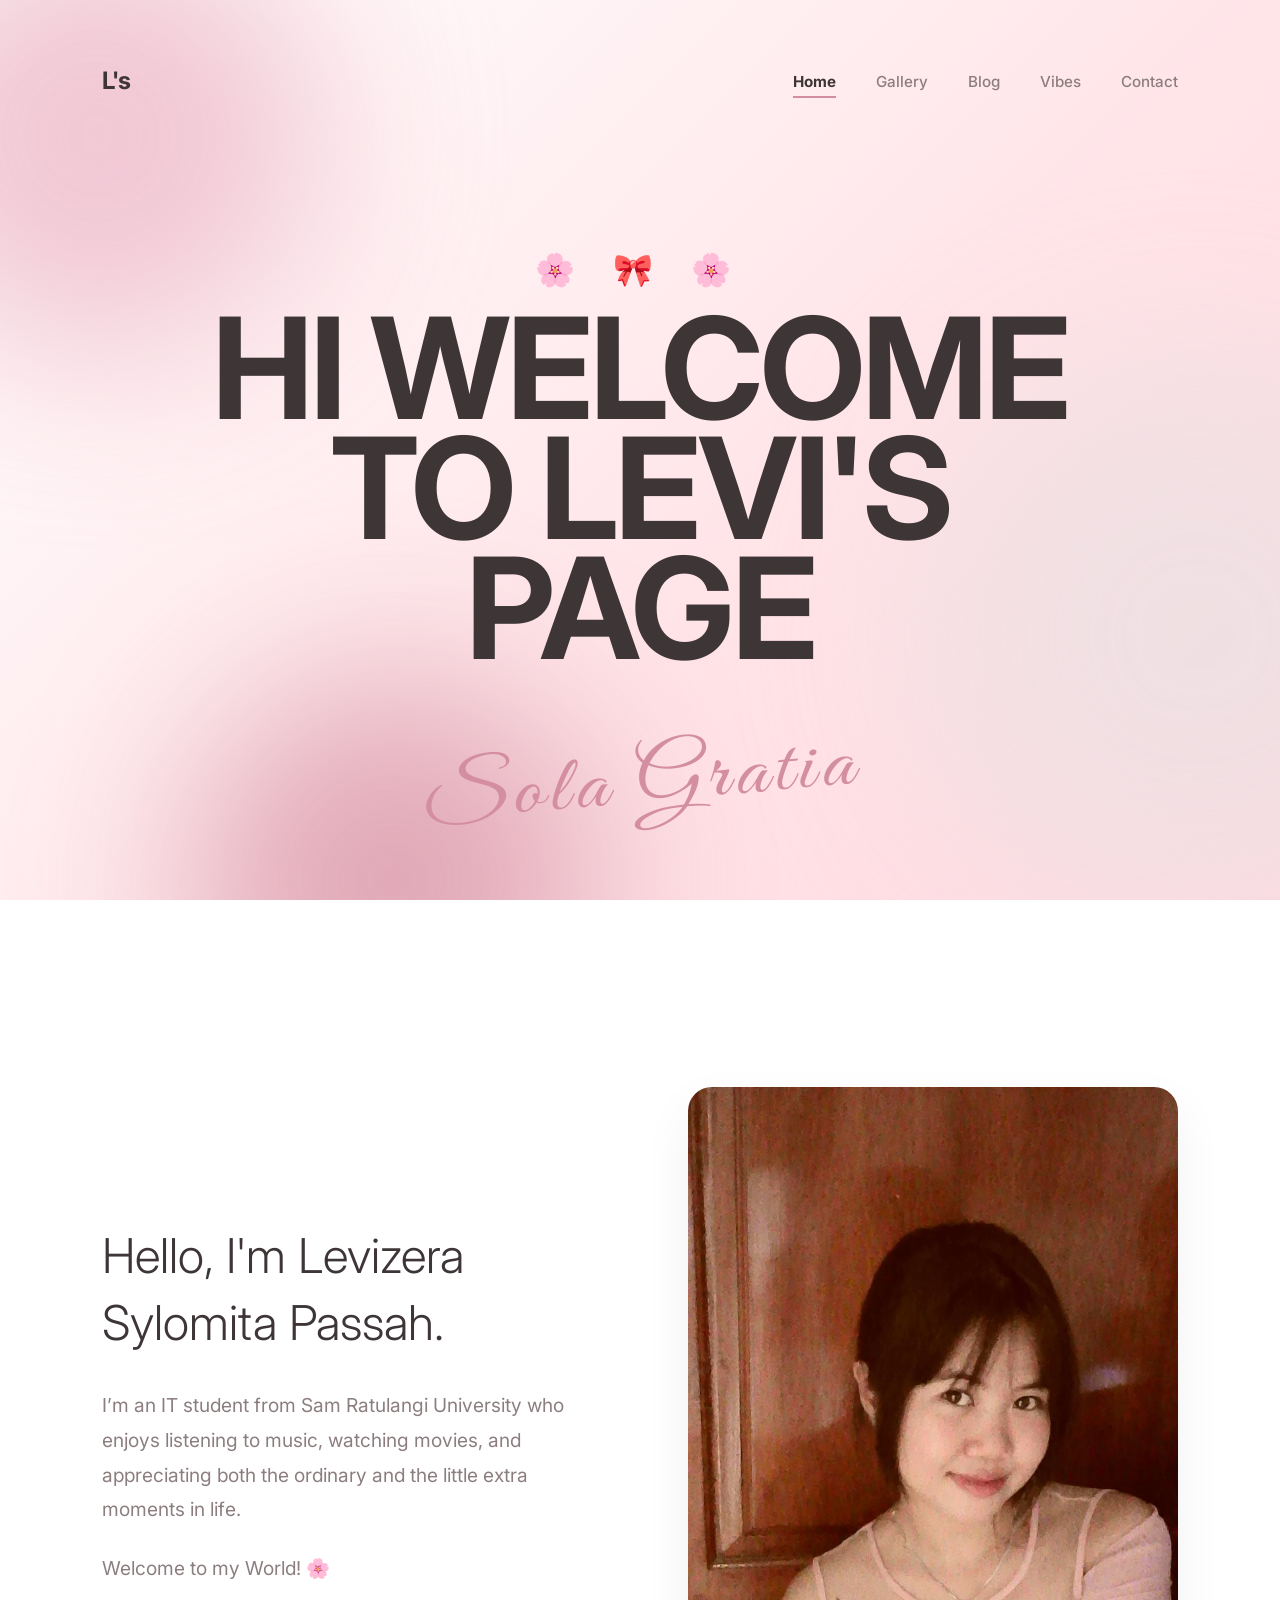
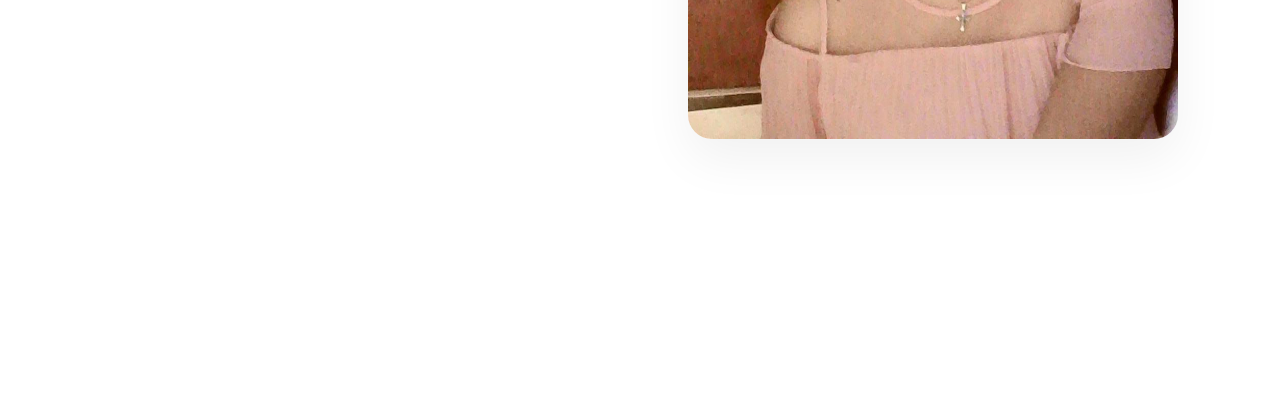
<file: index.html>
<!DOCTYPE html>
<html lang="id">
<head>
    <meta charset="UTF-8">
    <meta name="viewport" content="width=device-width, initial-scale=1.0">
    <title>Levizera Syalomita Passah | Home</title>
    <link rel="stylesheet" href="assets/css/style.css">
    <link href="https://fonts.googleapis.com/css2?family=Inter:wght@300;400;700&display=swap" rel="stylesheet">
</head>
<body>
    <div class="bg-animation">
        <div class="blob blob-1"></div>
        <div class="blob blob-2"></div>
        <div class="blob blob-3"></div>
    </div>
    <nav class="navbar">
        <div class="logo">L's</div>
     <ul class="nav-links">
            <li><a href="index.html" class="active">Home</a></li>
            <li><a href="gallery.html">Gallery</a></li>
            <li><a href="blog.html">Blog</a></li>
            <li><a href="vibes.html">Vibes</a></li>
            <li><a href="contact.html">Contact</a></li>
        </ul>
    </nav>

    <main class="container">
        <section class="hero">
            <div class="hero-emojis">🌸 🎀 🌸</div>
            <h1 class="massive-title">HI WELCOME<br>TO LEVI'S<br>PAGE</h1>
            <div class="calligraphy-text">Sola Gratia</div>
        </section>

        <section class="about-section fade-in-on-scroll">
            <div class="about-grid">
                <div class="about-text">
                    <h2>Hello, I'm Levizera Sylomita Passah.</h2>
                    <p>I’m an IT student from Sam Ratulangi University who enjoys listening to music, watching movies, and appreciating both the ordinary and the little extra moments in life.</p>
                    <p>Welcome to my World! 🌸</p>
                </div>
                <div class="about-image">
                    <img src="WhatsApp Image 2026-04-26 at 7.04.58 PM.jpeg" alt="Levi's">
                </div>
            </div>
        </section>
    </main>

    <script src="assets/js/script.js"></script>
</body>
</html>
</file>
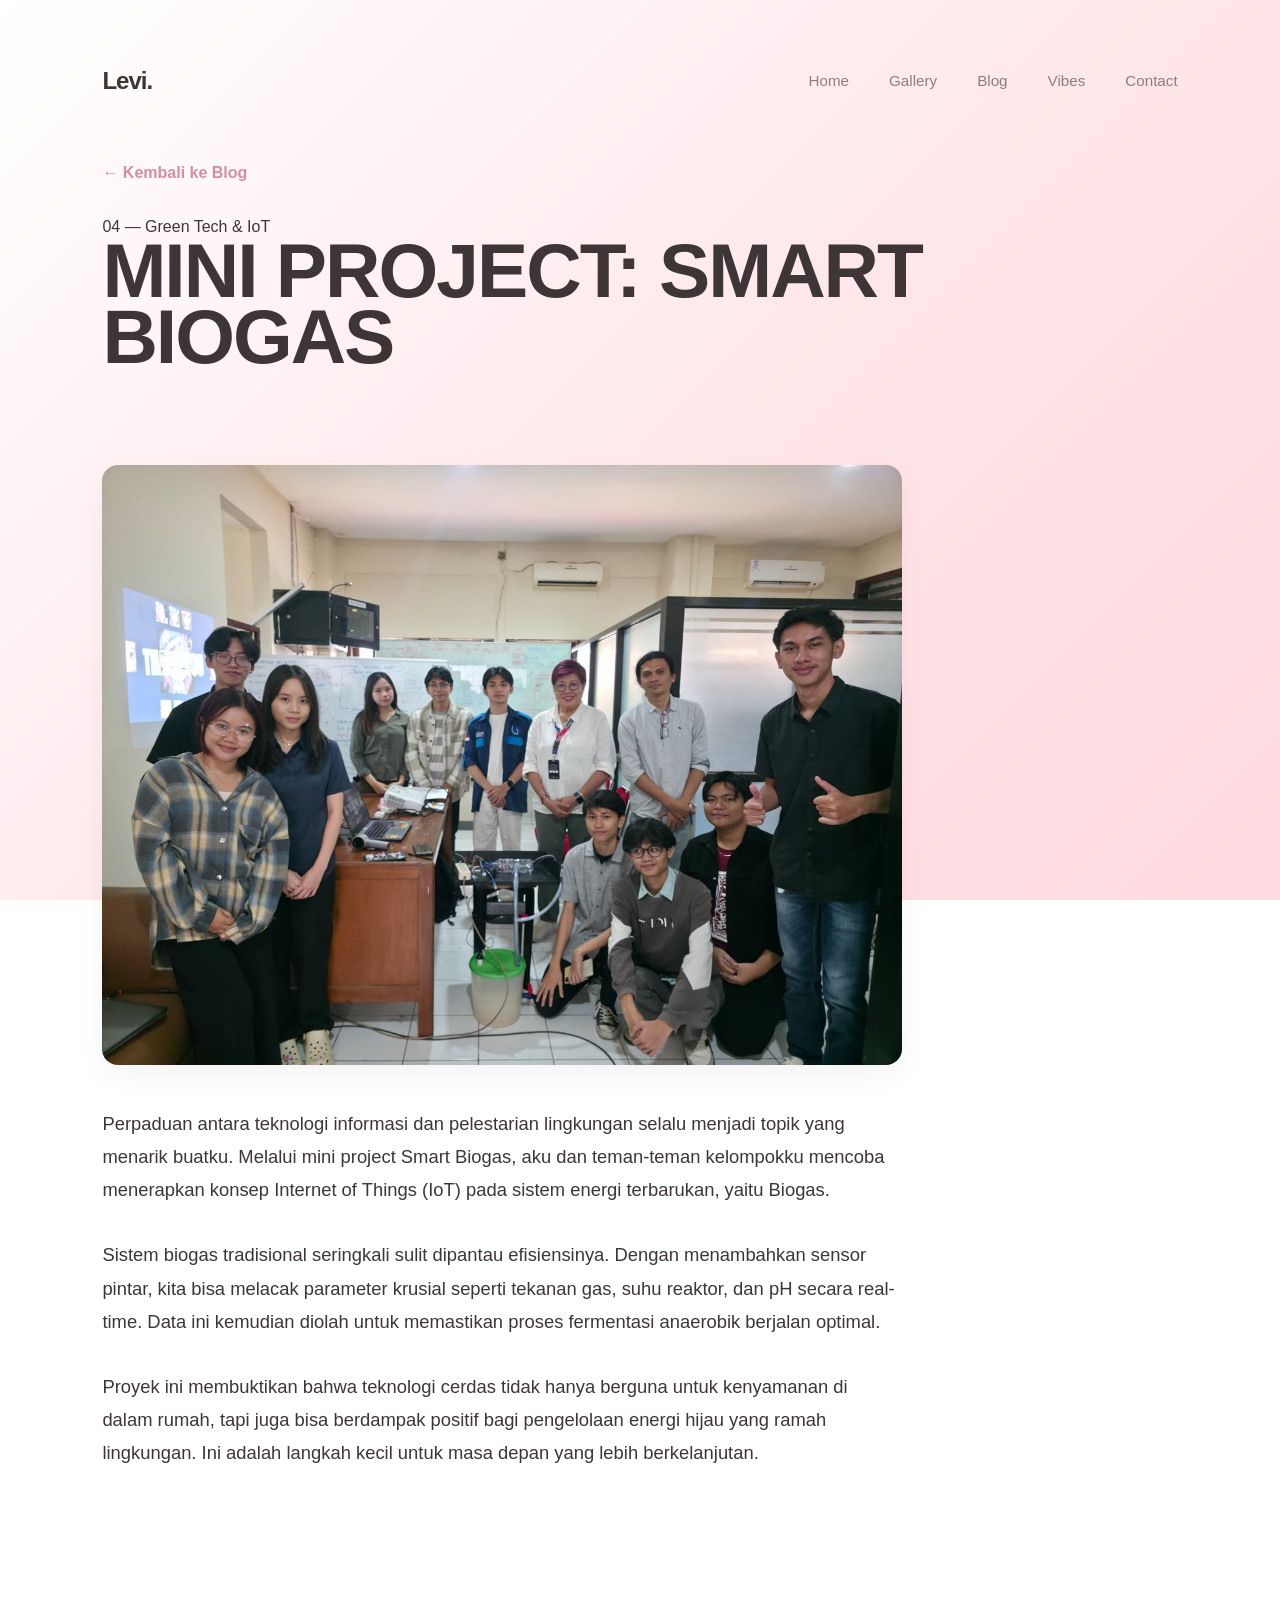
<file: article-biogas.html>
<!DOCTYPE html>
<html lang="id">
<head>
    <meta charset="UTF-8">
    <meta name="viewport" content="width=device-width, initial-scale=1.0">
    <title>Smart Biogas | Levi</title>
    <link rel="stylesheet" href="assets/css/style.css">
</head>
<body>
    <nav class="navbar">
        <div class="logo">Levi.</div>
      <ul class="nav-links">
            <li><a href="index.html">Home</a></li>
            <li><a href="gallery.html">Gallery</a></li>
            <li><a href="blog.html">Blog</a></li>
            <li><a href="vibes.html">Vibes</a></li>
            <li><a href="contact.html">Contact</a></li>
        </ul>
    </nav>

    <main class="container">
        <a href="blog.html" class="back-link">← Kembali ke Blog</a>
        <div class="article-header">
            <span>04 — Green Tech & IoT</span>
            <h1 class="massive-title">Mini Project: Smart Biogas</h1>
        </div>
        
        <div class="article-content">
            <img src="bio.jpeg" alt="Green Energy">
            <p>Perpaduan antara teknologi informasi dan pelestarian lingkungan selalu menjadi topik yang menarik buatku. Melalui mini project Smart Biogas, aku dan teman-teman kelompokku mencoba menerapkan konsep Internet of Things (IoT) pada sistem energi terbarukan, yaitu Biogas.</p>
            <p>Sistem biogas tradisional seringkali sulit dipantau efisiensinya. Dengan menambahkan sensor pintar, kita bisa melacak parameter krusial seperti tekanan gas, suhu reaktor, dan pH secara real-time. Data ini kemudian diolah untuk memastikan proses fermentasi anaerobik berjalan optimal.</p>
            <p>Proyek ini membuktikan bahwa teknologi cerdas tidak hanya berguna untuk kenyamanan di dalam rumah, tapi juga bisa berdampak positif bagi pengelolaan energi hijau yang ramah lingkungan. Ini adalah langkah kecil untuk masa depan yang lebih berkelanjutan.</p>
        </div>
    </main>
</body>
</html>
</file>
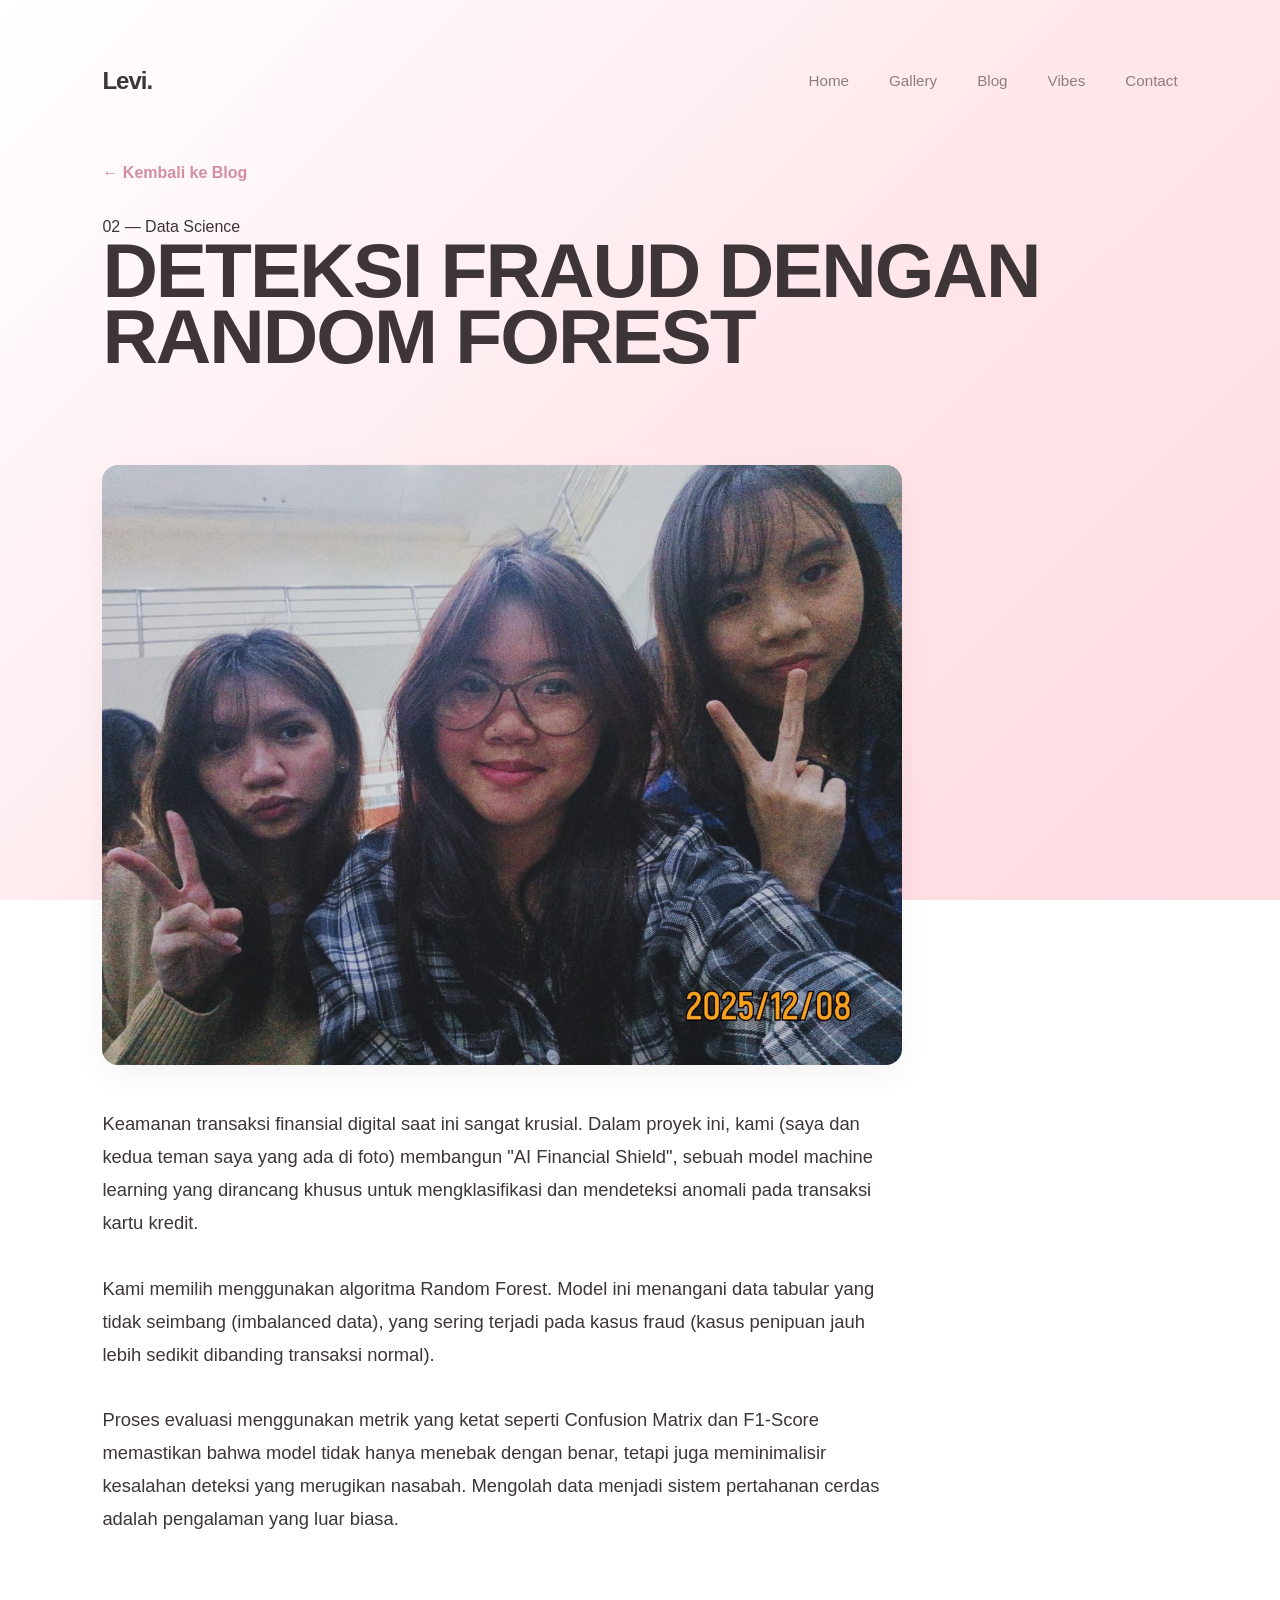
<file: article-data.html>
<!DOCTYPE html>
<html lang="id">
<head>
    <meta charset="UTF-8">
    <meta name="viewport" content="width=device-width, initial-scale=1.0">
    <title>Fraud Detection | Levi</title>
    <link rel="stylesheet" href="assets/css/style.css">
</head>
<body>
    <nav class="navbar">
        <div class="logo">Levi.</div>
       <ul class="nav-links">
            <li><a href="index.html">Home</a></li>
            <li><a href="gallery.html">Gallery</a></li>
            <li><a href="blog.html">Blog</a></li>
            <li><a href="vibes.html">Vibes</a></li>
            <li><a href="contact.html">Contact</a></li>
        </ul>
    </nav>

    <main class="container">
        <a href="blog.html" class="back-link">← Kembali ke Blog</a>
        <div class="article-header">
            <span>02 — Data Science</span>
            <h1 class="massive-title">Deteksi Fraud dengan Random Forest</h1>
        </div>
        
        <div class="article-content">
            <img src="ai.jpeg" alt="Data Science">
            <p>Keamanan transaksi finansial digital saat ini sangat krusial. Dalam proyek ini, kami (saya dan kedua teman saya yang ada di foto) membangun "AI Financial Shield", sebuah model machine learning yang dirancang khusus untuk mengklasifikasi dan mendeteksi anomali pada transaksi kartu kredit.</p>
            <p>Kami memilih menggunakan algoritma Random Forest. Model ini menangani data tabular yang tidak seimbang (imbalanced data), yang sering terjadi pada kasus fraud (kasus penipuan jauh lebih sedikit dibanding transaksi normal).</p>
            <p>Proses evaluasi menggunakan metrik yang ketat seperti Confusion Matrix dan F1-Score memastikan bahwa model tidak hanya menebak dengan benar, tetapi juga meminimalisir kesalahan deteksi yang merugikan nasabah. Mengolah data menjadi sistem pertahanan cerdas adalah pengalaman yang luar biasa.</p>
        </div>
    </main>
</body>
</html>
</file>
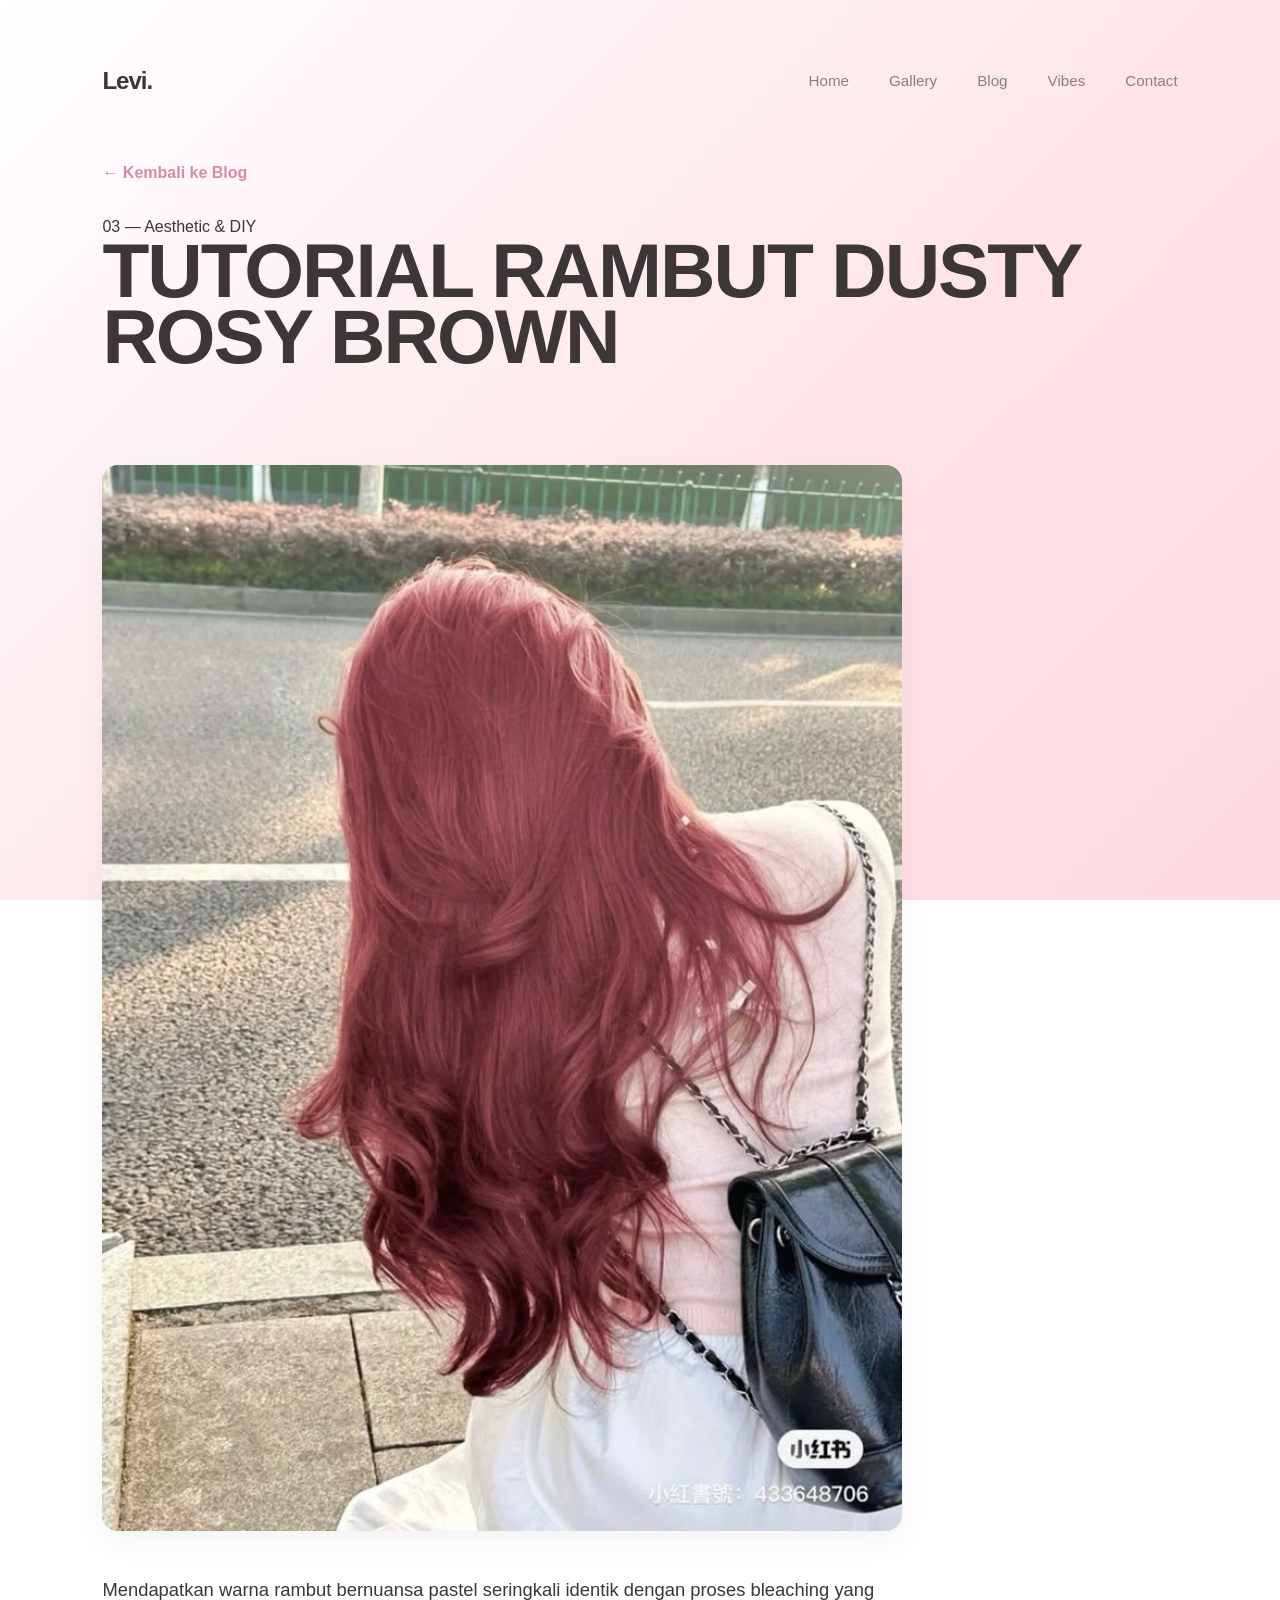
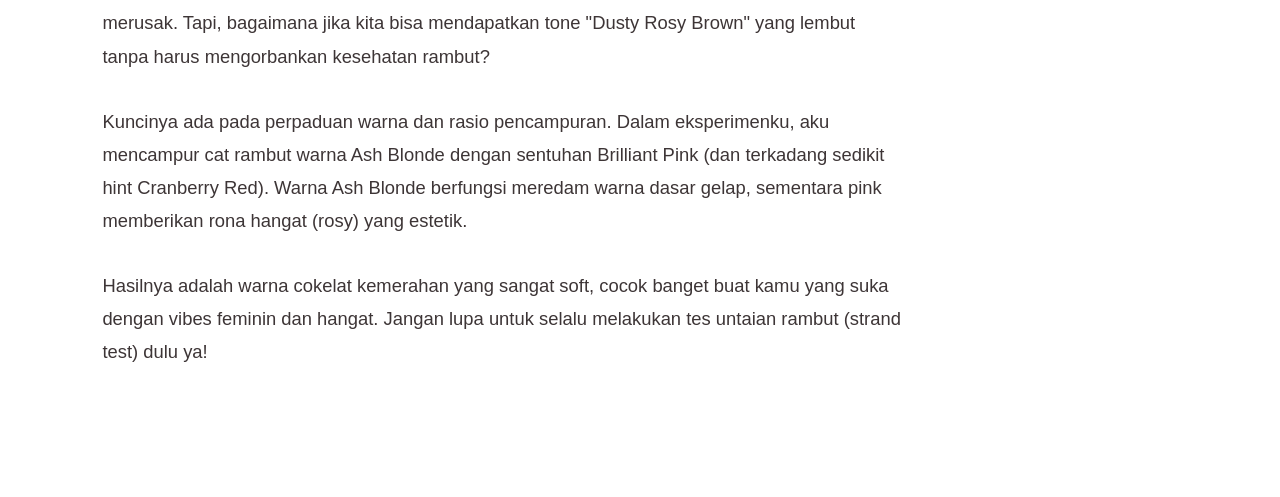
<file: article-hair.html>
<!DOCTYPE html>
<html lang="id">
<head>
    <meta charset="UTF-8">
    <meta name="viewport" content="width=device-width, initial-scale=1.0">
    <title>Dusty Rosy Hair | Levi</title>
    <link rel="stylesheet" href="assets/css/style.css">
</head>
<body>
    <nav class="navbar">
        <div class="logo">Levi.</div>
       <ul class="nav-links">
            <li><a href="index.html">Home</a></li>
            <li><a href="gallery.html">Gallery</a></li>
            <li><a href="blog.html">Blog</a></li>
            <li><a href="vibes.html">Vibes</a></li>
            <li><a href="contact.html">Contact</a></li>
        </ul>
    </nav>

    <main class="container">
        <a href="blog.html" class="back-link">← Kembali ke Blog</a>
        <div class="article-header">
            <span>03 — Aesthetic & DIY</span>
            <h1 class="massive-title">Tutorial Rambut Dusty Rosy Brown</h1>
        </div>
        
        <div class="article-content">
            <img src="download.jfif" alt="Pink Hair Aesthetic">
            <p>Mendapatkan warna rambut bernuansa pastel seringkali identik dengan proses bleaching yang merusak. Tapi, bagaimana jika kita bisa mendapatkan tone "Dusty Rosy Brown" yang lembut tanpa harus mengorbankan kesehatan rambut?</p>
            <p>Kuncinya ada pada perpaduan warna dan rasio pencampuran. Dalam eksperimenku, aku mencampur cat rambut warna Ash Blonde dengan sentuhan Brilliant Pink (dan terkadang sedikit hint Cranberry Red). Warna Ash Blonde berfungsi meredam warna dasar gelap, sementara pink memberikan rona hangat (rosy) yang estetik.</p>
            <p>Hasilnya adalah warna cokelat kemerahan yang sangat soft, cocok banget buat kamu yang suka dengan vibes feminin dan hangat. Jangan lupa untuk selalu melakukan tes untaian rambut (strand test) dulu ya!</p>
        </div>
    </main>
</body>
</html>
</file>
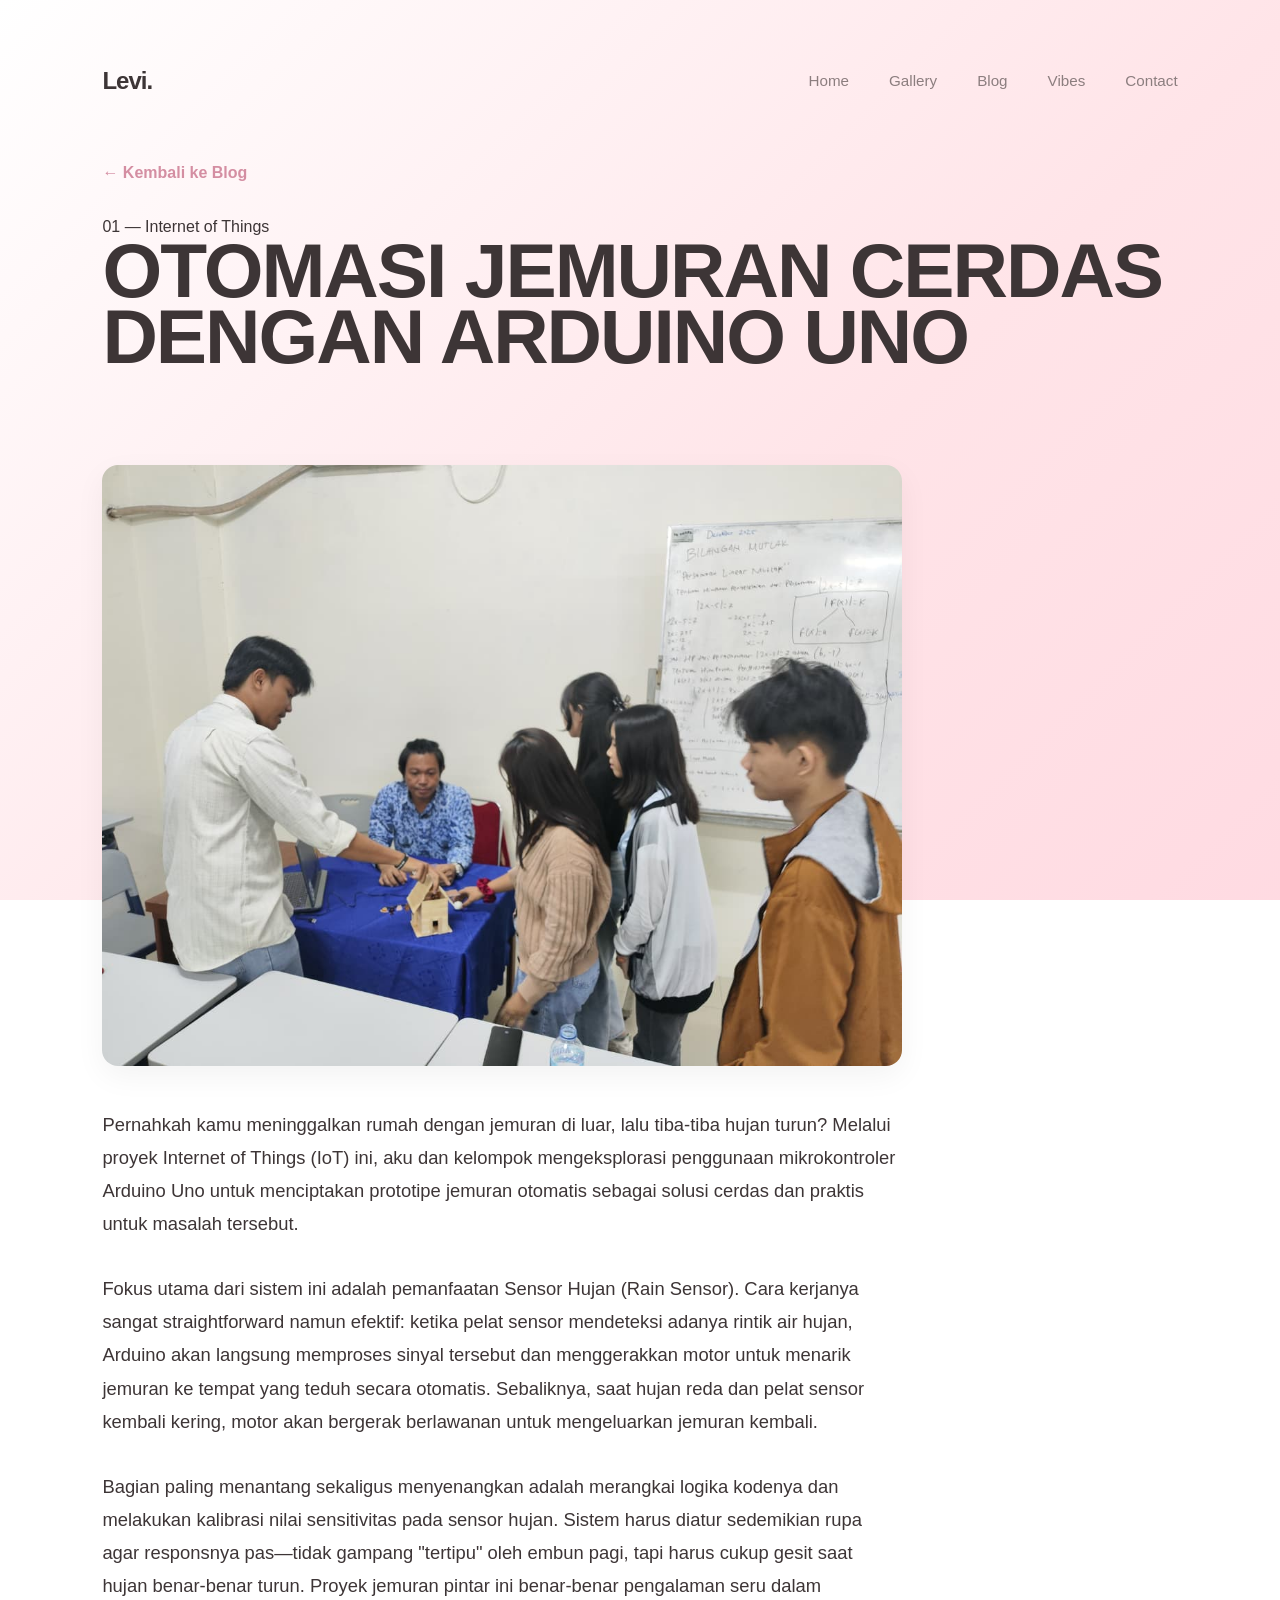
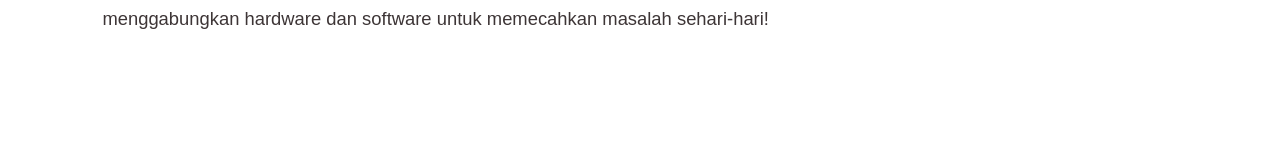
<file: article-iot.html>
<!DOCTYPE html>
<html lang="id">
<head>
    <meta charset="UTF-8">
    <meta name="viewport" content="width=device-width, initial-scale=1.0">
    <title>Smart Home Arduino | Levi</title>
    <link rel="stylesheet" href="assets/css/style.css">
</head>
<body>
    <nav class="navbar">
        <div class="logo">Levi.</div>
      <ul class="nav-links">
            <li><a href="index.html">Home</a></li>
            <li><a href="gallery.html">Gallery</a></li>
            <li><a href="blog.html">Blog</a></li>
            <li><a href="vibes.html">Vibes</a></li>
            <li><a href="contact.html">Contact</a></li>
        </ul>
    </nav>

    <main class="container">
        <a href="blog.html" class="back-link">← Kembali ke Blog</a>
        <div class="article-header">
            <span>01 — Internet of Things</span>
            <h1 class="massive-title">Otomasi Jemuran Cerdas dengan Arduino Uno</h1>
        </div>
        
        <div class="article-content">
            <img src="iot.jpeg" alt="Arduino IoT">
          
            
            <p>Pernahkah kamu meninggalkan rumah dengan jemuran di luar, lalu tiba-tiba hujan turun? Melalui proyek Internet of Things (IoT) ini, aku dan kelompok mengeksplorasi penggunaan mikrokontroler Arduino Uno untuk menciptakan prototipe jemuran otomatis sebagai solusi cerdas dan praktis untuk masalah tersebut.</p>
            
            <p>Fokus utama dari sistem ini adalah pemanfaatan Sensor Hujan (Rain Sensor). Cara kerjanya sangat straightforward namun efektif: ketika pelat sensor mendeteksi adanya rintik air hujan, Arduino akan langsung memproses sinyal tersebut dan menggerakkan motor untuk menarik jemuran ke tempat yang teduh secara otomatis. Sebaliknya, saat hujan reda dan pelat sensor kembali kering, motor akan bergerak berlawanan untuk mengeluarkan jemuran kembali.</p>
            
            <p>Bagian paling menantang sekaligus menyenangkan adalah merangkai logika kodenya dan melakukan kalibrasi nilai sensitivitas pada sensor hujan. Sistem harus diatur sedemikian rupa agar responsnya pas—tidak gampang "tertipu" oleh embun pagi, tapi harus cukup gesit saat hujan benar-benar turun. Proyek jemuran pintar ini benar-benar pengalaman seru dalam menggabungkan hardware dan software untuk memecahkan masalah sehari-hari!</p>
        </div>
        </div>
    </main>
</body>
</html>
</file>
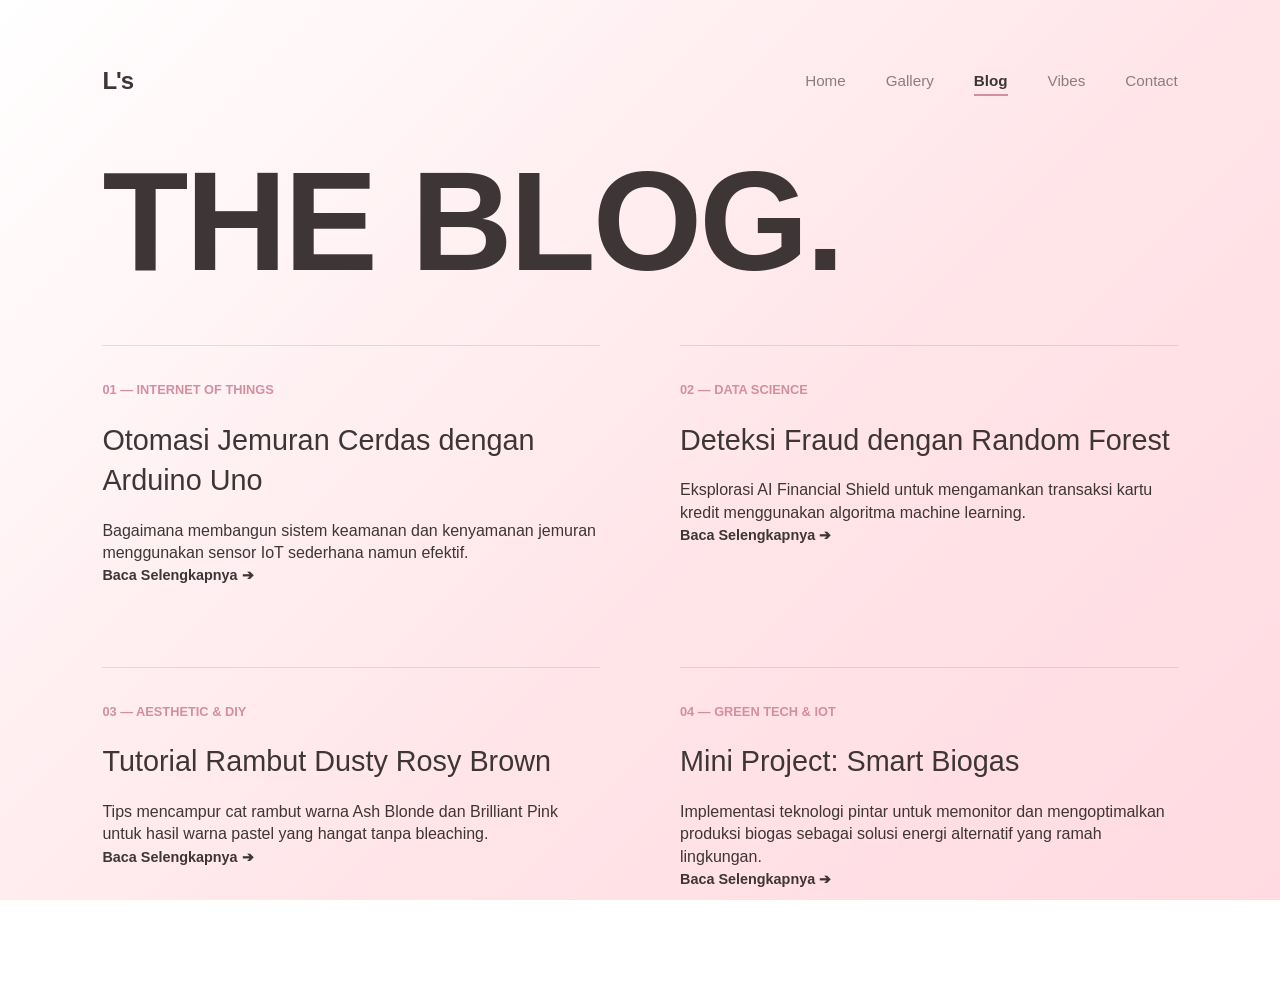
<file: blog.html>
<!DOCTYPE html>
<html lang="id">
<head>
    <meta charset="UTF-8">
    <meta name="viewport" content="width=device-width, initial-scale=1.0">
    <title>Blog & Thoughts | L's</title>
    <link rel="stylesheet" href="assets/css/style.css">
</head>
<body>
    <nav class="navbar">
        <div class="logo">L's</div>
    <ul class="nav-links">
            <li><a href="index.html">Home</a></li>
            <li><a href="gallery.html">Gallery</a></li>
            <li><a href="blog.html" class="active">Blog</a></li>
            <li><a href="vibes.html">Vibes</a></li>
            <li><a href="contact.html">Contact</a></li>
        </ul>
    </nav>

    <main class="container">
        <h1 class="massive-title">The Blog.</h1>
       <div class="grid">
            <article class="card">
                <span>01 — Internet of Things</span>
                <h3>Otomasi Jemuran Cerdas dengan Arduino Uno</h3>
                <p>Bagaimana membangun sistem keamanan dan kenyamanan jemuran menggunakan sensor IoT sederhana namun efektif.</p>
                <a href="article-iot.html" class="read-link">Baca Selengkapnya ➔</a>
            </article>

            <article class="card">
                <span>02 — Data Science</span>
                <h3>Deteksi Fraud dengan Random Forest</h3>
                <p>Eksplorasi AI Financial Shield untuk mengamankan transaksi kartu kredit menggunakan algoritma machine learning.</p>
                <a href="article-data.html" class="read-link">Baca Selengkapnya ➔</a>
            </article>

            <article class="card">
                <span>03 — Aesthetic & DIY</span>
                <h3>Tutorial Rambut Dusty Rosy Brown</h3>
                <p>Tips mencampur cat rambut warna Ash Blonde dan Brilliant Pink untuk hasil warna pastel yang hangat tanpa bleaching.</p>
                <a href="article-hair.html" class="read-link">Baca Selengkapnya ➔</a>
            </article>

            <article class="card">
                <span>04 — Green Tech & IoT</span>
                <h3>Mini Project: Smart Biogas</h3>
                <p>Implementasi teknologi pintar untuk memonitor dan mengoptimalkan produksi biogas sebagai solusi energi alternatif yang ramah lingkungan.</p>
                <a href="article-biogas.html" class="read-link">Baca Selengkapnya ➔</a>
            </article>
        </div>
    </main>
</body>
</html>
</file>
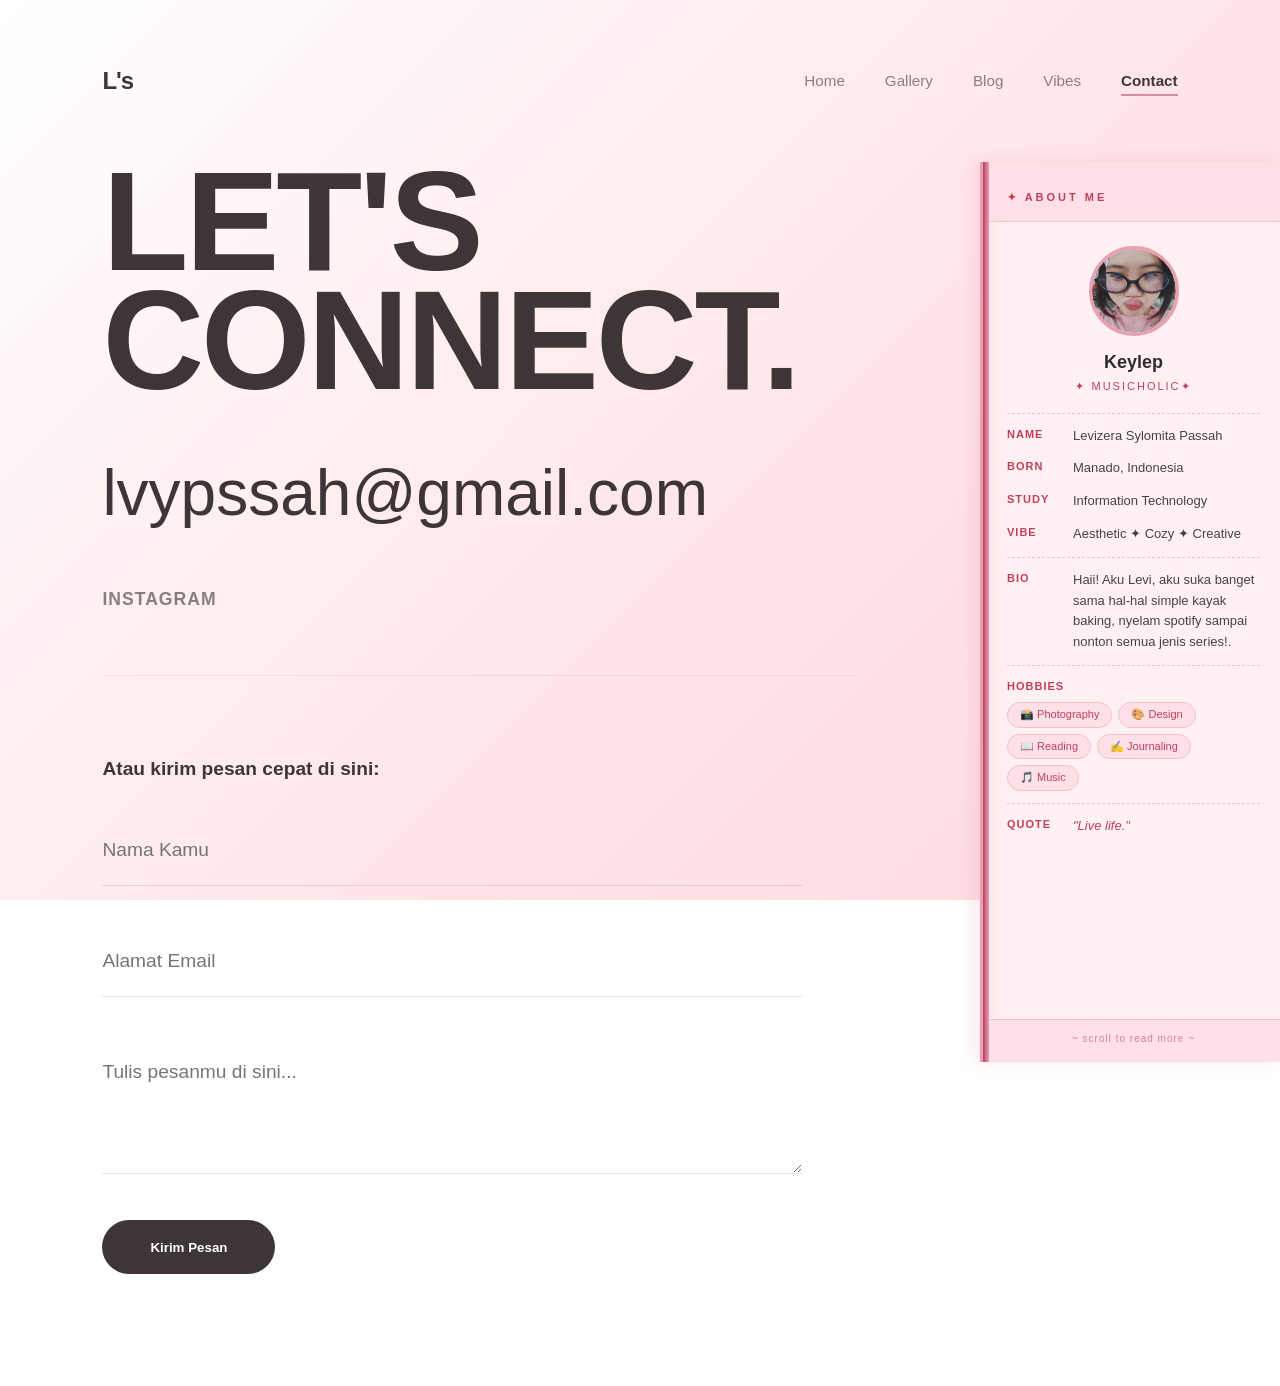
<file: contact.html>
<!DOCTYPE html>
<html lang="id">
<head>
    <meta charset="UTF-8">
    <meta name="viewport" content="width=device-width, initial-scale=1.0">
    <title>Say Hello | Levi</title>
    <link rel="stylesheet" href="assets/css/style.css">
</head>
<body>
    <nav class="navbar">
        <div class="logo">L's</div>
        <ul class="nav-links">
            <li><a href="index.html">Home</a></li>
            <li><a href="gallery.html">Gallery</a></li>
            <li><a href="blog.html">Blog</a></li>
            <li><a href="vibes.html">Vibes</a></li>
            <li><a href="contact.html" class="active">Contact</a></li>
        </ul>
    </nav>

    <main class="container">
        <h1 class="massive-title">Let's Connect.</h1>

        <div class="contact-layout">

            <!-- KOLOM KIRI -->
            <div class="contact-left">

                <!-- BAGIAN KONTAK LANGSUNG -->
                <div class="direct-contact">
                    <a href="mailto:lvypssah@gmail.com" class="big-email">lvypssah@gmail.com</a>
                    <div class="social-links">
                        <a href="https://www.instagram.com/levizera._" target="_blank">Instagram</a>
                    </div>
                </div>

                <!-- BAGIAN FORM -->
                <div class="contact-section">
                    <p class="form-title">Atau kirim pesan cepat di sini:</p>
                    <form id="contactForm">
                        <input type="text" id="name" placeholder="Nama Kamu" required>
                        <input type="email" id="email" placeholder="Alamat Email" required>
                        <textarea id="message" placeholder="Tulis pesanmu di sini..." rows="4" required></textarea>
                        <button type="submit" class="btn">Kirim Pesan</button>
                    </form>
                    <div id="status"></div>
                </div>

            </div>

            <!-- KOLOM KANAN: FRAME BUKU BIODATA -->
            <div class="bio-book-wrap">
                <div class="book-frame">
                    <div class="book-spine"></div>

                    <div class="book-header">
                        <div class="book-title">✦ About Me</div>
                    </div>

                    <div class="book-content">
                       <div class="bio-avatar">
    <img src="levi.jpeg" alt="Levizera Passah">
</div>
                        <div class="bio-name">Keylep</div>
                        <div class="bio-tagline">✦ musicholic✦</div>
                        <hr class="bio-divider">

                        <div class="bio-row">
                            <span class="bio-label">Name</span>
                            <span class="bio-value">Levizera Sylomita Passah</span>
                        </div>
                        <div class="bio-row">
                            <span class="bio-label">Born</span>
                            <span class="bio-value">Manado, Indonesia</span>
                        </div>
                        <div class="bio-row">
                            <span class="bio-label">Study</span>
                            <span class="bio-value">Information Technology</span>
                        </div>
                        <div class="bio-row">
                            <span class="bio-label">Vibe</span>
                            <span class="bio-value">Aesthetic ✦ Cozy ✦ Creative</span>
                        </div>
                        <hr class="bio-divider">

                        <div class="bio-row">
                            <span class="bio-label">Bio</span>
                            <span class="bio-value">Haii! Aku Levi, aku suka banget sama hal-hal simple kayak baking, nyelam spotify sampai nonton semua jenis series!.</span>
                        </div>
                        <hr class="bio-divider">

                        <div class="bio-row bio-row--column">
                            <span class="bio-label">Hobbies</span>
                            <div class="bio-hobbies">
                                <span class="bio-tag">📸 Photography</span>
                                <span class="bio-tag">🎨 Design</span>
                                <span class="bio-tag">📖 Reading</span>
                                <span class="bio-tag">✍️ Journaling</span>
                                <span class="bio-tag">🎵 Music</span>
                            </div>
                        </div>
                        <hr class="bio-divider">

                        <div class="bio-row">
                            <span class="bio-label">Quote</span>
                            <span class="bio-value bio-value--quote">"Live life."</span>
                        </div>
                    </div>

                    <div class="book-footer" id="bookFooter">~ scroll to read more ~</div>
                </div>
            </div>

        </div>
    </main>

    <script src="assets/js/script.js"></script>
</body>
</html>
</file>
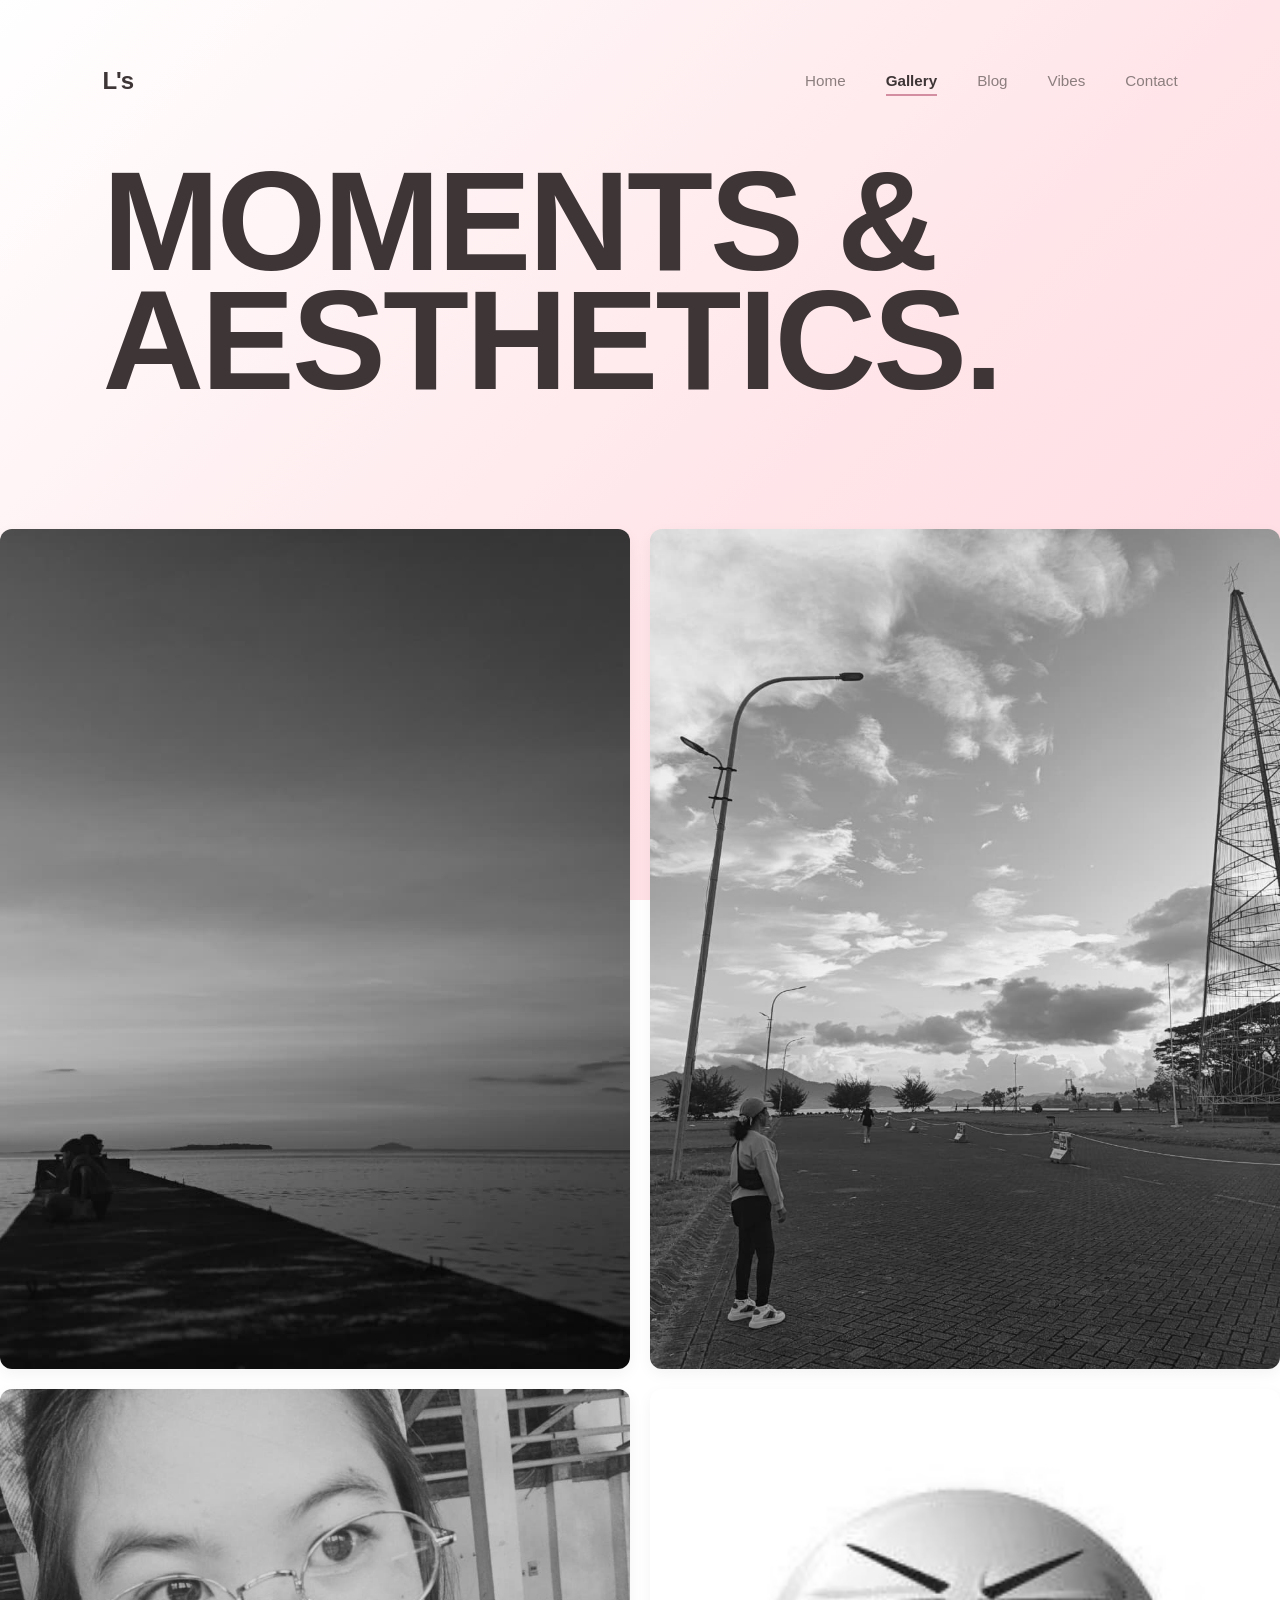
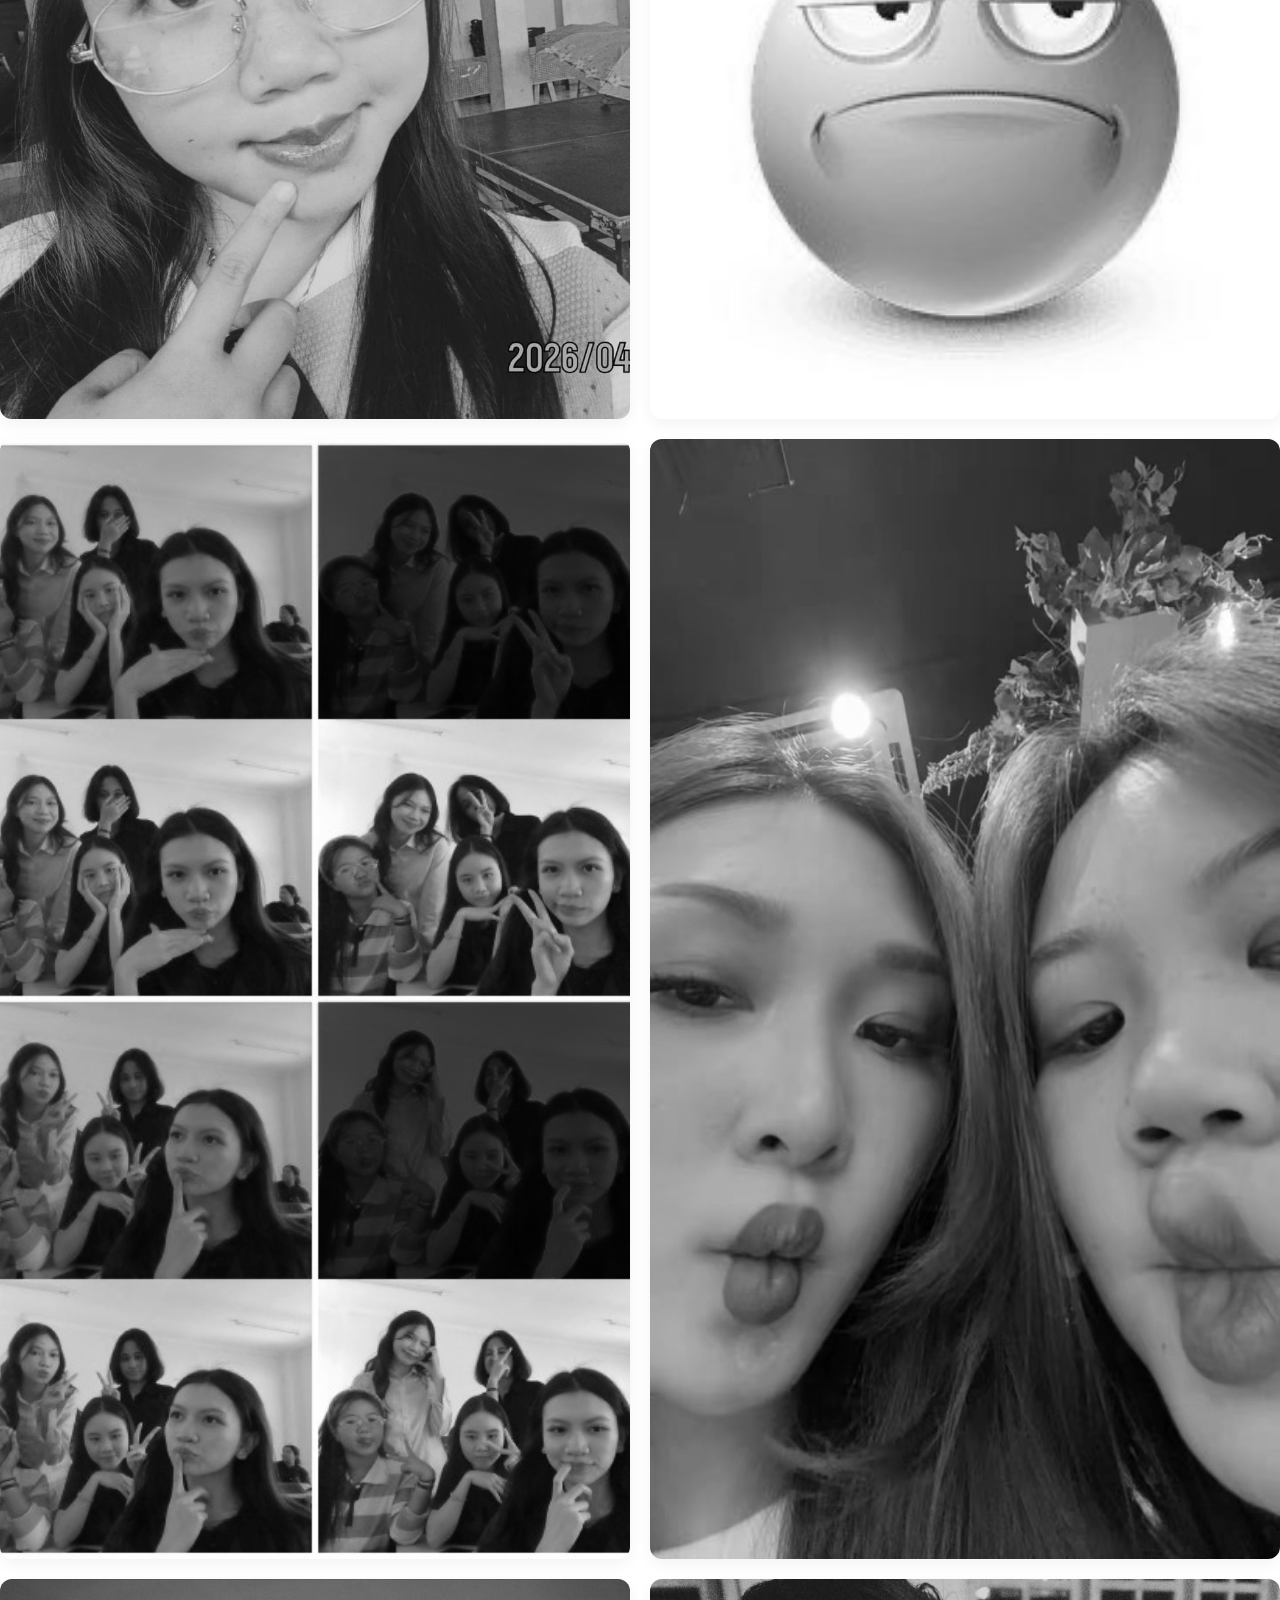
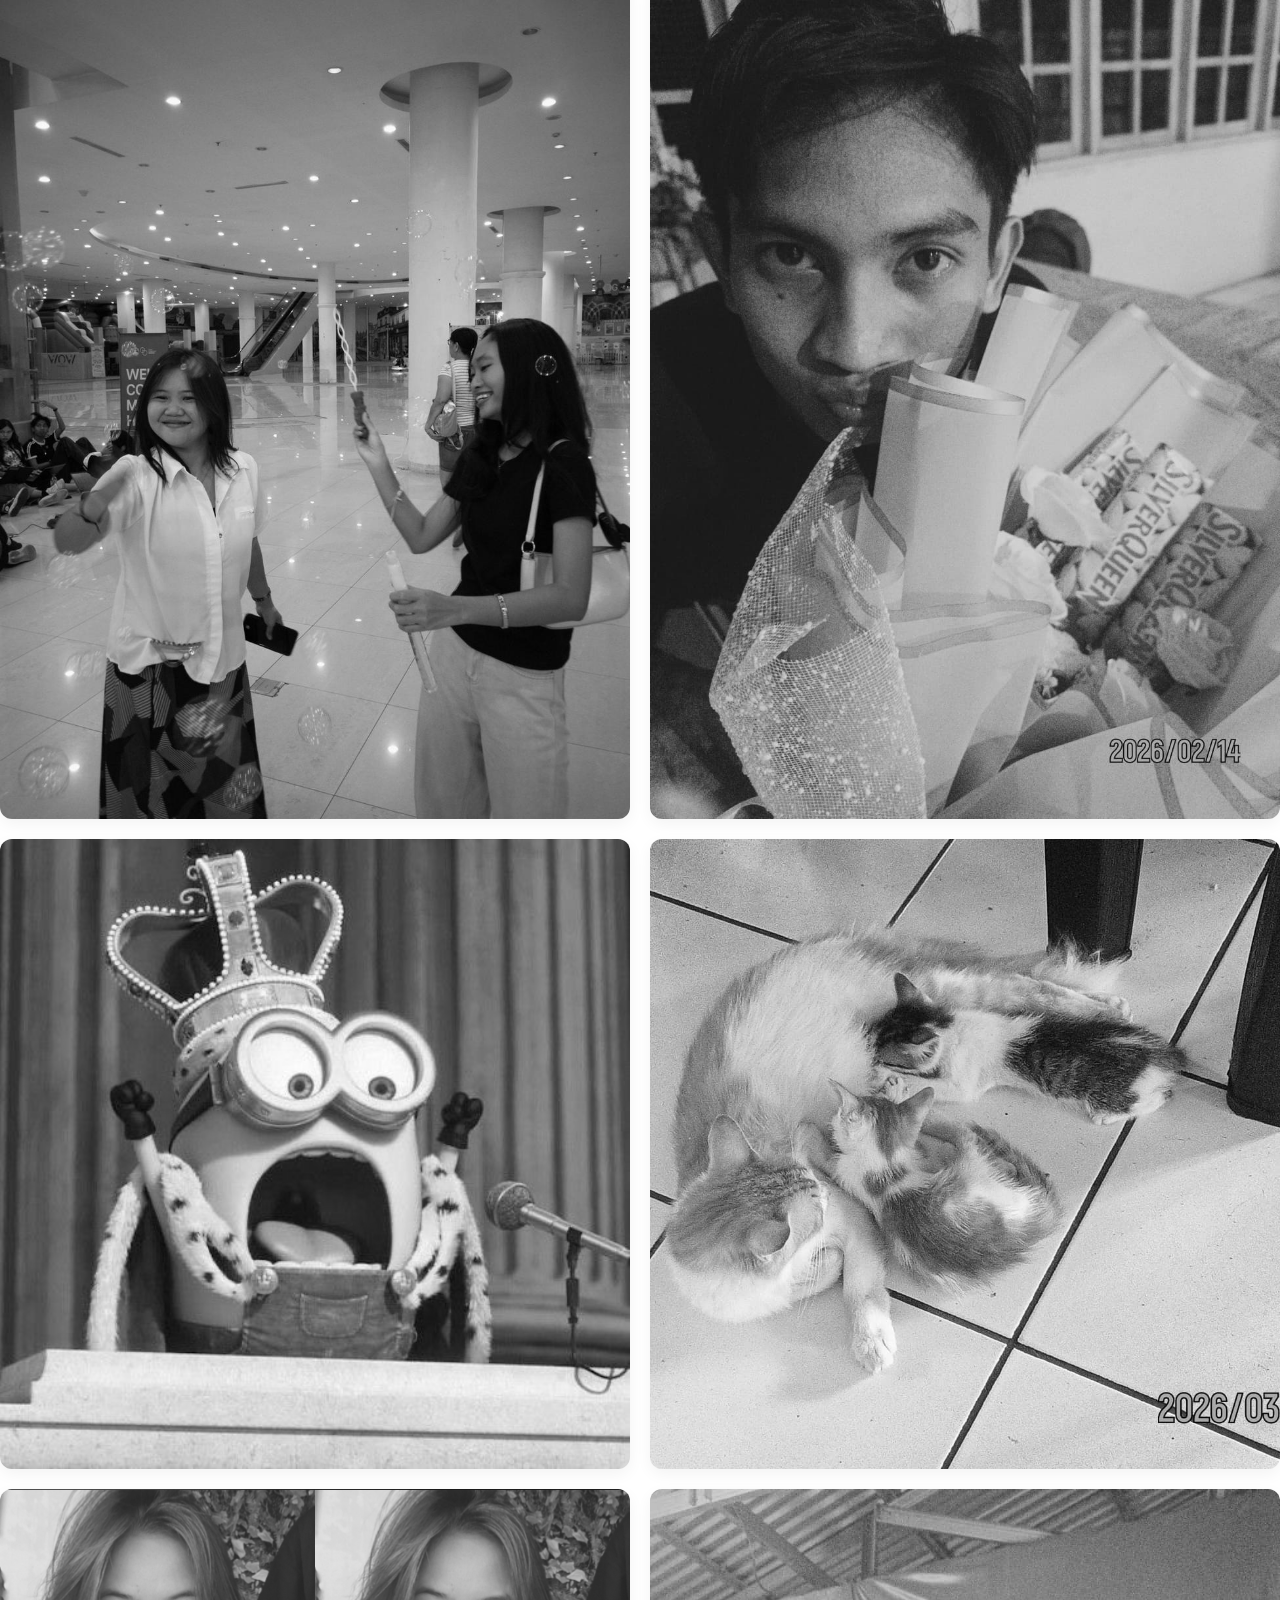
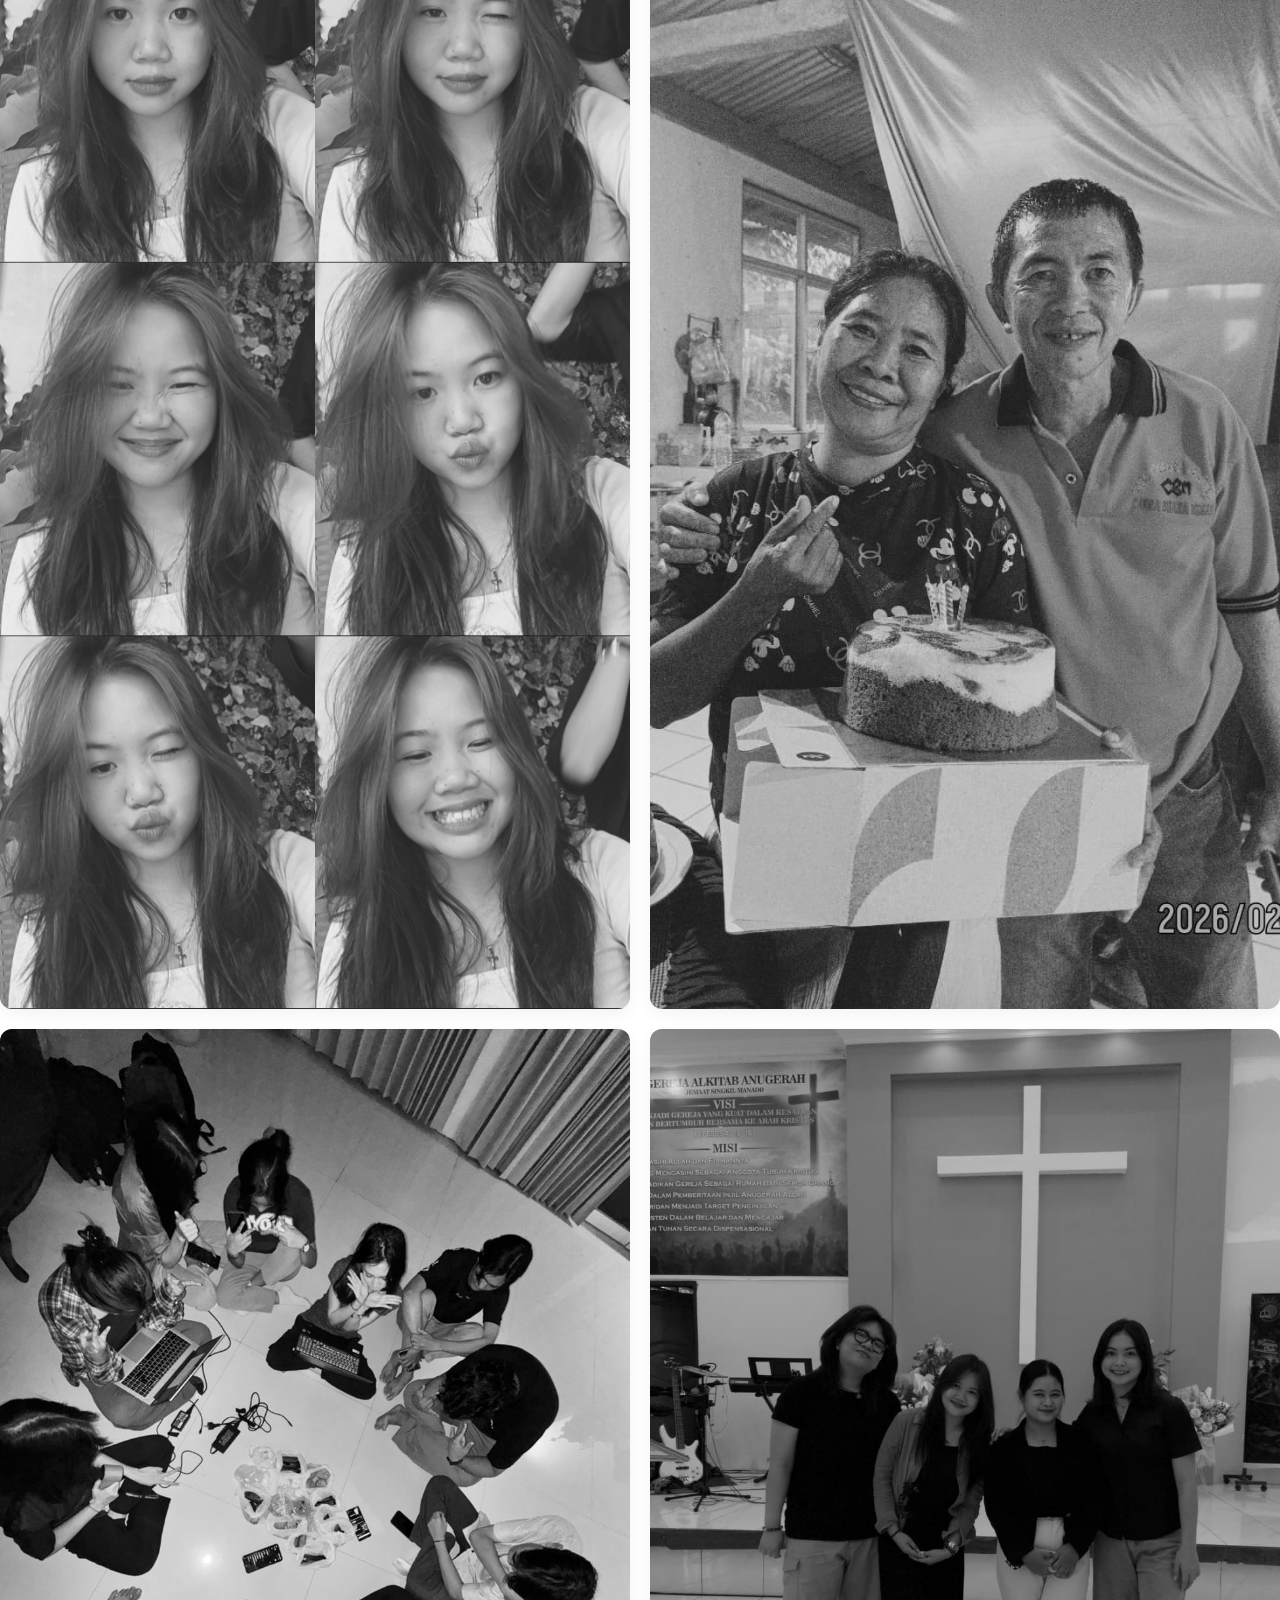
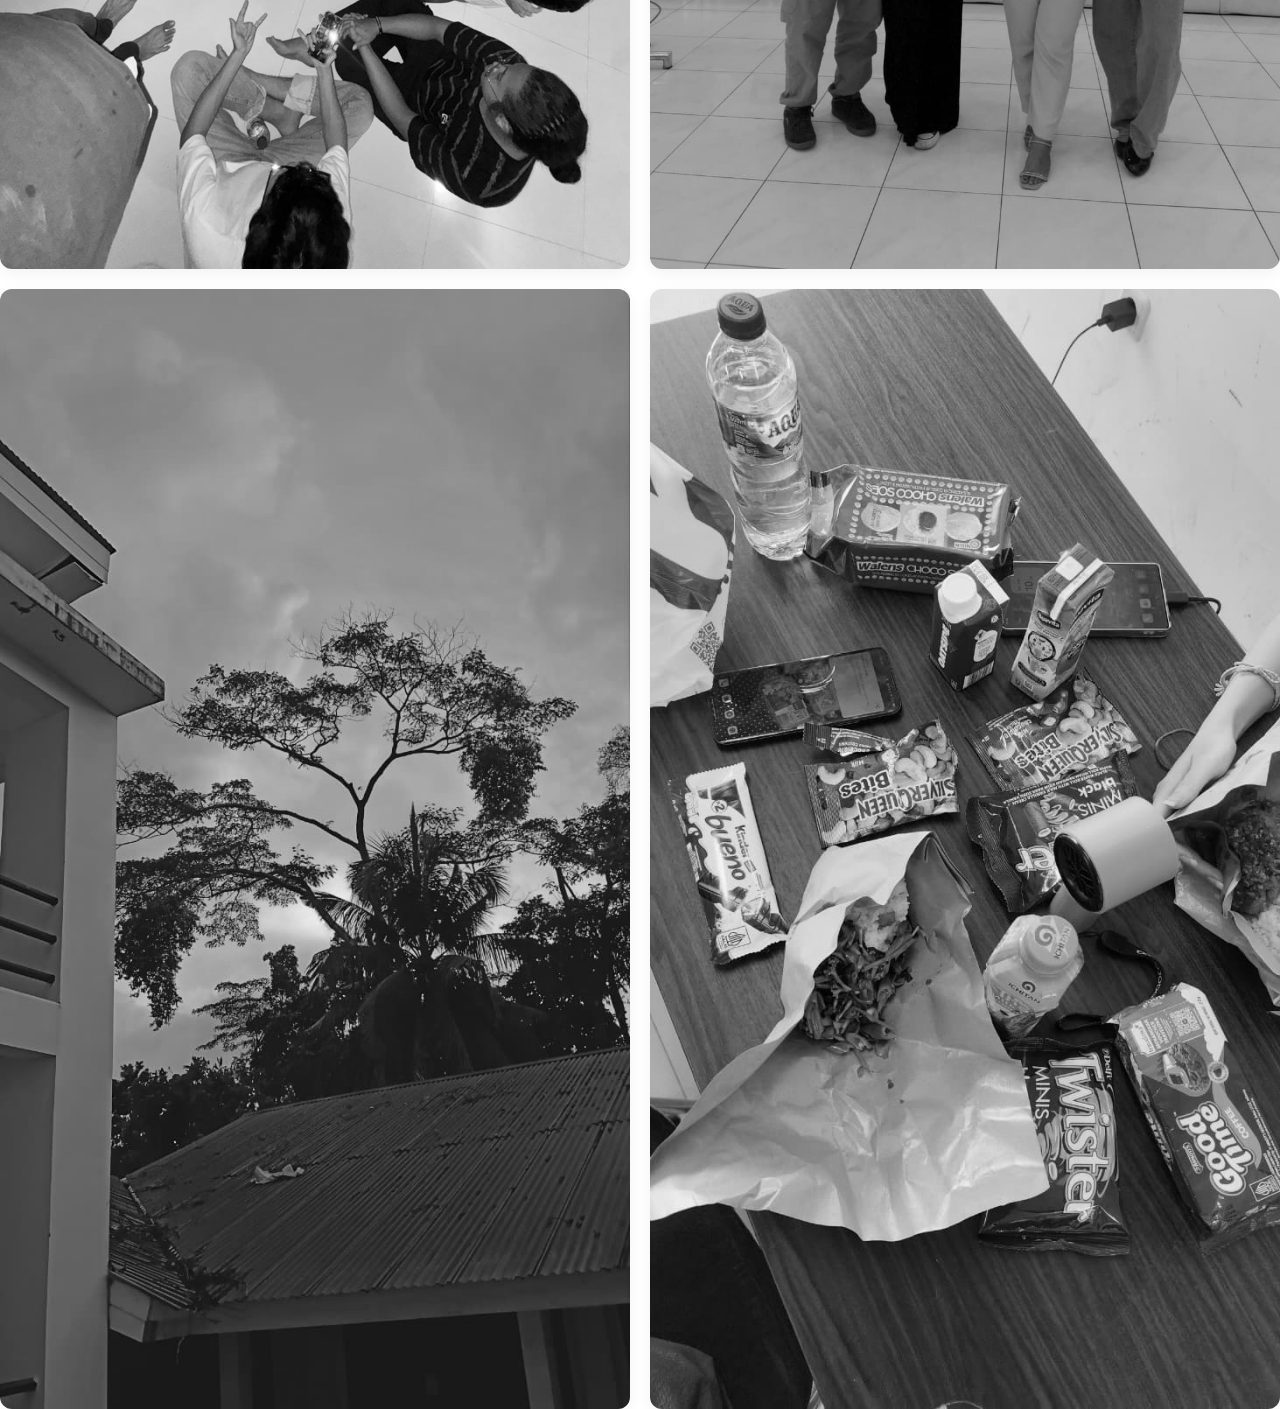
<file: gallery.html>
<!DOCTYPE html>
<html lang="id">
<head>
    <meta charset="UTF-8">
    <meta name="viewport" content="width=device-width, initial-scale=1.0">
    <title>Visual Gallery | Levi</title>
    <link rel="stylesheet" href="assets/css/style.css">
</head>
<body>
    <nav class="navbar">
        <div class="logo">L's</div>
     <ul class="nav-links">
            <li><a href="index.html">Home</a></li>
            <li><a href="gallery.html" class="active">Gallery</a></li>
            <li><a href="blog.html">Blog</a></li>
            <li><a href="vibes.html">Vibes</a></li>
            <li><a href="contact.html">Contact</a></li>
        </ul>
    </nav>

    <main class="container">
        <h1 class="massive-title">Moments &<br>Aesthetics.</h1>
        <div class="gallery-grid">
    </main>
</body>
</html><div class="gallery-grid">
            <div class="gallery-item"><img src="sunset1.jpeg" alt="sunset1"></div>
            <div class="gallery-item"><img src="mama.jpeg" alt="mama"></div>
            <div class="gallery-item"><img src="me.jpeg" alt="me"></div>
            <div class="gallery-item"><img src="angry.jpeg" alt="Pink"></div>
            
            <div class="gallery-item"><img src="beyonce.jpeg" alt="beyonce"></div>
            <div class="gallery-item"><img src="mimi.jpeg" alt="mimi"></div>
            <div class="gallery-item"><img src="eboy.jpeg" alt="eboy"></div>
            <div class="gallery-item"><img src="balifam.jpeg" alt="blifam"></div>

            <div class="gallery-item"><img src="minion.jpeg" alt="minion"></div>
            <div class="gallery-item"><img src="kucing.jpeg" alt="kucing"></div>
            <div class="gallery-item"><img src="banona.jpeg" alt="Cozy Texture"></div>
            <div class="gallery-item"><img src="mp.jpeg" alt="madrepadre"></div>

            <div class="gallery-item"><img src="bince.jpeg" alt="bince"></div>
            <div class="gallery-item"><img src="friendy.jpeg" alt="Warm Setup"></div>
            <div class="gallery-item"><img src="pinky.jpeg" alt="Soft Laptop Screen"></div>
            <div class="gallery-item"><img src="traktir.jpeg" alt="snacks"></div>
        </div>
    </main>
</body>
</html>
</file>
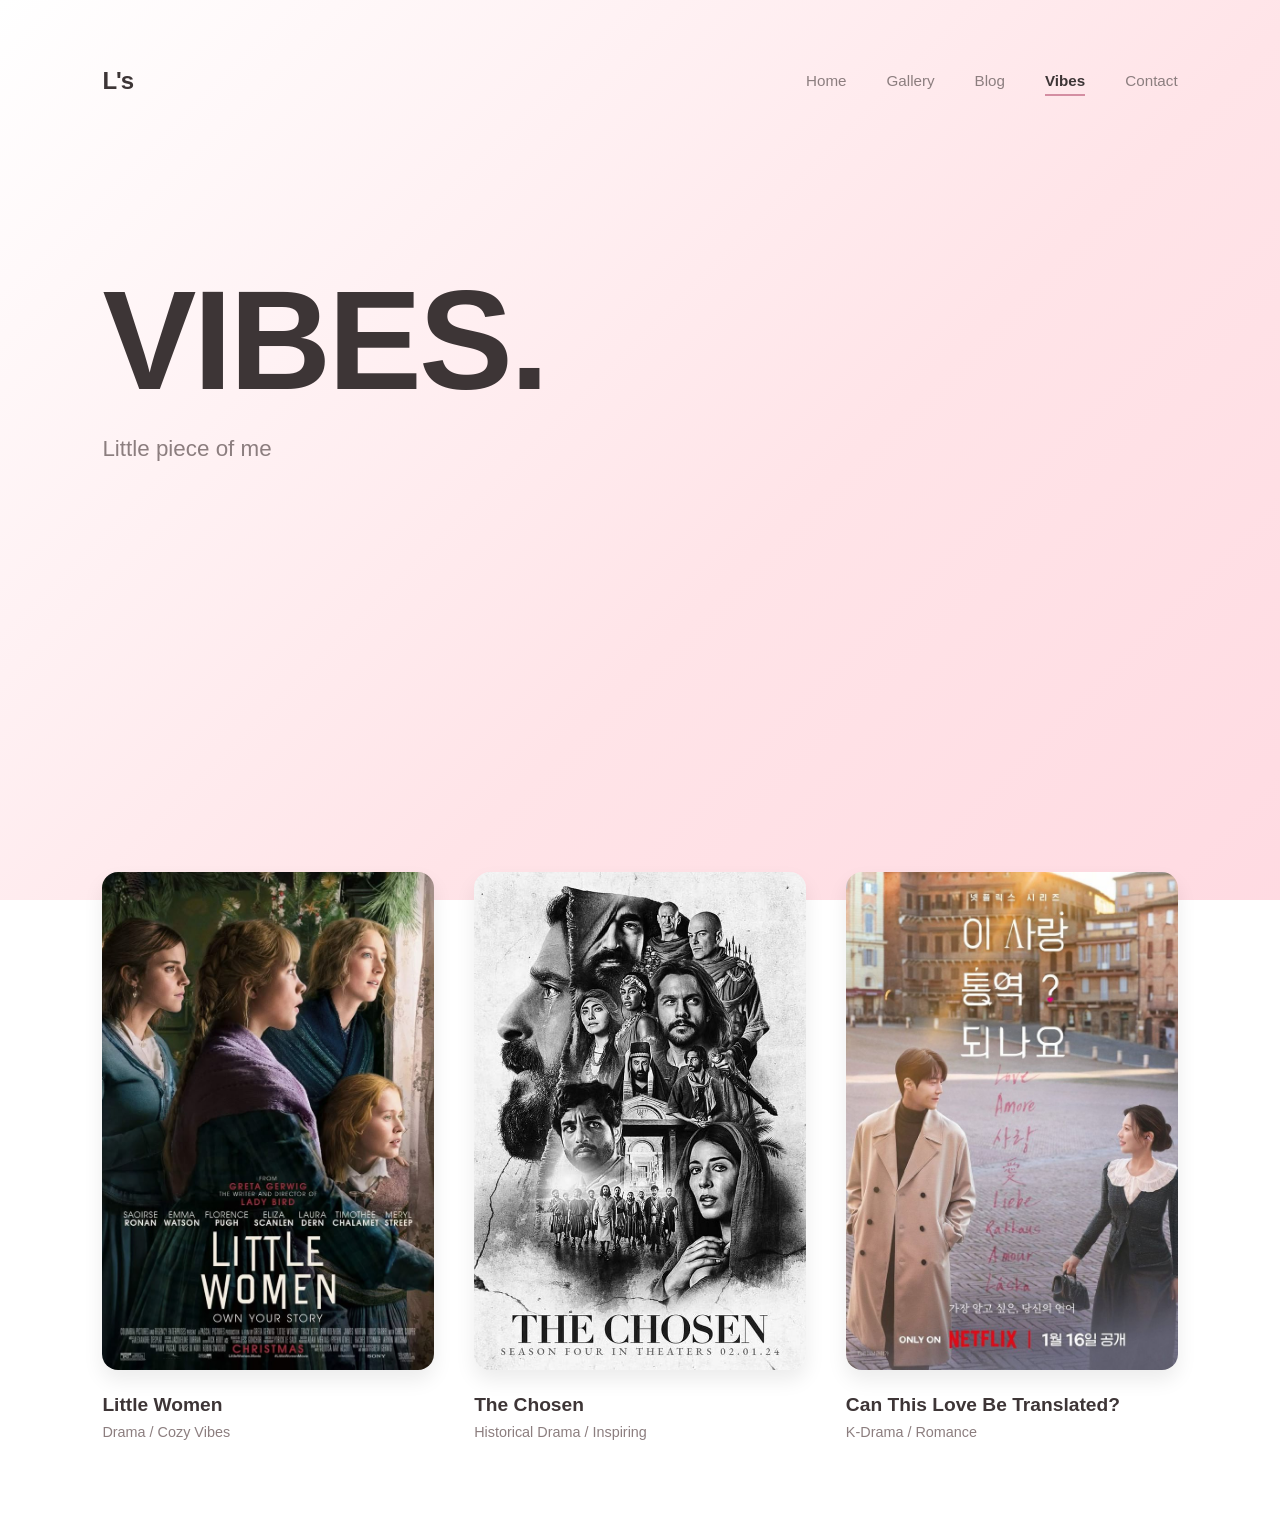
<file: vibes.html>
<!DOCTYPE html>
<html lang="id">
<head>
    <meta charset="UTF-8">
    <meta name="viewport" content="width=device-width, initial-scale=1.0">
    <title>My Vibes | Levi</title>
    <link rel="stylesheet" href="assets/css/style.css">
</head>
<body>
    <nav class="navbar">
        <div class="logo">L's</div>
     <ul class="nav-links">
            <li><a href="index.html">Home</a></li>
            <li><a href="gallery.html">Gallery</a></li>
            <li><a href="blog.html">Blog</a></li> <!-- Pastikan di sini TIDAK ADA class="active" -->
            <li><a href="vibes.html" class="active">Vibes</a></li> <!-- Pindahkan class="active"-nya ke SINI -->
            <li><a href="contact.html">Contact</a></li>
        </ul>
    </nav>

    <main class="container">
        <h1 class="massive-title"><br>Vibes.</h1>
        <p class="sub-text">Little piece of me</p>

       <div class="spotify-grid">
                <!-- Playlist 1 -->
                <iframe style="border-radius:12px" src="https://open.spotify.com/embed/playlist/3Rk0ZBAszRLe8tdh8zKh9s?utm_source=generator" width="100%" height="352" frameBorder="0" allowfullscreen="" allow="autoplay; clipboard-write; encrypted-media; fullscreen; picture-in-picture" loading="lazy"></iframe>
                
                <!-- Playlist 2 -->
                <iframe style="border-radius:12px" src="https://open.spotify.com/embed/playlist/01Dzrr53PWHYBT7L7YAneQ?utm_source=generator" width="100%" height="352" frameBorder="0" allowfullscreen="" allow="autoplay; clipboard-write; encrypted-media; fullscreen; picture-in-picture" loading="lazy"></iframe>
                
                <!-- Playlist 3 -->
                <iframe style="border-radius:12px" src="https://open.spotify.com/embed/playlist/7hmlvQMxRopjFvidy4DO25?utm_source=generator" width="100%" height="352" frameBorder="0" allowfullscreen="" allow="autoplay; clipboard-write; encrypted-media; fullscreen; picture-in-picture" loading="lazy"></iframe>
            </div>

      <div class="movie-grid">
                <!-- Film 1 -->
                <div class="movie-card">
                    <!-- Kalau mau ganti poster asli, ganti link src di bawah ini ya -->
                    <img src="little women.jfif" alt="Little Women">
                    <h3>Little Women</h3>
                    <p>Drama / Cozy Vibes</p>
                </div>
                
                <!-- Series 2 -->
                <div class="movie-card">
                    <img src="the chosen.jfif" alt="The Chosen">
                    <h3>The Chosen</h3>
                    <p>Historical Drama / Inspiring</p>
                </div>
                
                <!-- K-Drama 3 -->
                <div class="movie-card">
                    <img src="Can This Love Be Translate (2025) Korean Drama.jfif" alt="Can This Love Be Translated">
                    <h3>Can This Love Be Translated?</h3>
                    <p>K-Drama / Romance</p>
                </div>
            </div>
            </div>
        </div>
    </main>
</body>
</html>
</file>
<file: assets/css/style.css>
@import url('https://fonts.googleapis.com/css2?family=Great+Vibes&display=swap');
:root {
    --bg: #FAF6F6;
    --text: #3D3536;
    --muted: #8C7E7F;
    --accent: #EBB2C3;
    --accent-dark: #D48EA2;
    --white: #FFFFFF;
}

* { margin: 0; padding: 0; box-sizing: border-box; }

body {
    font-family: 'Inter', sans-serif;
    color: var(--text);
    line-height: 1.4;
    overflow-x: hidden;
    background: linear-gradient(135deg, #ffffff 0%, #ffe4e8 30%, #ffd1dc 70%, #ffffff 100%);
    background-size: 200% 200%;
    background-attachment: fixed;
    animation: gerakPink 15s ease infinite;
    cursor: url("data:image/svg+xml;utf8,<svg xmlns='http://www.w3.org/2000/svg' width='26' height='26' style='font-size:24px;'><text y='22'>🎀</text></svg>"), auto;
}

@keyframes gerakPink {
    0% { background-position: 0% 50%; }
    50% { background-position: 100% 50%; }
    100% { background-position: 0% 50%; }
}

/* NAVIGATION */
.navbar {
    display: flex;
    justify-content: space-between;
    align-items: center;
    padding: 4rem 8%;
}

.logo {
    font-size: 1.5rem;
    font-weight: 700;
    letter-spacing: -1px;
}

.nav-links {
    list-style: none;
    display: flex;
    gap: 2.5rem;
}

.nav-links a {
    text-decoration: none;
    color: var(--muted);
    font-size: 0.95rem;
    font-weight: 500;
    transition: color 0.3s ease;
}

.nav-links a:hover { color: var(--text); }

.nav-links a.active {
    color: var(--text);
    font-weight: 700;
    border-bottom: 2px solid var(--accent-dark);
    padding-bottom: 5px;
}

/* TYPOGRAPHY */
.container { padding: 0 8% 6rem 8%; }

.massive-title {
    font-size: clamp(3.5rem, 10vw, 7.5rem);
    line-height: 0.9;
    font-weight: 400;
    letter-spacing: -4px;
    margin-bottom: 2.5rem;
}

.sub-text {
    font-size: 1.4rem;
    max-width: 650px;
    color: var(--muted);
    margin-bottom: 3.5rem;
}

/* BUTTON */
.btn {
    display: inline-block;
    padding: 1.2rem 3rem;
    background-color: var(--text);
    color: var(--white);
    text-decoration: none;
    border-radius: 100px;
    font-weight: 600;
    border: none;
    cursor: pointer;
    transition: all 0.4s ease;
}

.btn:hover {
    background-color: var(--accent);
    transform: translateY(-5px);
}

/* BLOG GRID */
.grid {
    display: grid;
    grid-template-columns: repeat(auto-fit, minmax(320px, 1fr));
    gap: 5rem;
    margin-top: 4rem;
}

.card {
    border-top: 1px solid rgba(0,0,0,0.1);
    padding-top: 2rem;
}

.card span {
    font-size: 0.8rem;
    color: var(--accent-dark);
    font-weight: 700;
    text-transform: uppercase;
}

.card h3 {
    font-size: 1.8rem;
    margin: 1.2rem 0;
    font-weight: 500;
}

.read-link {
    text-decoration: none;
    font-weight: 600;
    color: var(--text);
    font-size: 0.9rem;
}

/* GALLERY */
.gallery-grid {
    display: grid;
    grid-template-columns: repeat(2, 1fr);
    gap: 20px;
}

.gallery-item {
    overflow: hidden;
    border-radius: 12px;
    box-shadow: 0 5px 15px rgba(0,0,0,0.05);
}

.gallery-item img {
    width: 100%;
    height: 100%;
    object-fit: cover;
    filter: grayscale(100%);
    transition: all 0.6s cubic-bezier(0.25, 0.46, 0.45, 0.94);
    display: block;
}

.gallery-item img:hover {
    filter: grayscale(0%);
    transform: scale(1.08);
    opacity: 1;
}

/* FORM */
.contact-section { max-width: 700px; }

input, textarea {
    width: 100%;
    padding: 1.5rem 0;
    background: transparent;
    border: none;
    border-bottom: 1px solid rgba(0,0,0,0.1);
    font-family: inherit;
    font-size: 1.2rem;
    margin-bottom: 2.5rem;
    outline: none;
}

input:focus, textarea:focus { border-bottom-color: var(--accent); }

#status { margin-top: 1rem; font-weight: 600; color: var(--accent-dark); }

/* INTERACTIVE BACKGROUND */
.bg-animation {
    position: fixed;
    top: 0;
    left: 0;
    width: 100vw;
    height: 100vh;
    z-index: -1;
    overflow: hidden;
    background-color: transparent;
}

.blob {
    position: absolute;
    filter: blur(90px);
    opacity: 0.7;
    border-radius: 50%;
    transition: transform 0.1s ease-out;
}

.blob-1 {
    width: 450px;
    height: 450px;
    background: #EBB2C3;
    top: -10%;
    left: -10%;
}

.blob-2 {
    width: 550px;
    height: 550px;
    background: #EAE0E2;
    top: 40%;
    right: -15%;
}

.blob-3 {
    width: 400px;
    height: 400px;
    background: #D48EA2;
    bottom: -20%;
    left: 15%;
}

/* HERO SECTION */
.hero {
    min-height: 85vh;
    display: flex;
    flex-direction: column;
    justify-content: center;
    align-items: center;
    text-align: center;
}

.hero-emojis {
    font-size: 2rem;
    letter-spacing: 15px;
    margin-bottom: 1rem;
    animation: float 3s ease-in-out infinite;
}

@keyframes float {
    0% { transform: translateY(0px); }
    50% { transform: translateY(-10px); }
    100% { transform: translateY(0px); }
}

h1.massive-title {
    font-size: clamp(3rem, 11vw, 9rem);
    line-height: 0.85;
    font-weight: 700;
    letter-spacing: -3px;
    margin-bottom: 2rem;
    text-transform: uppercase;
}

.calligraphy-text {
    font-family: 'Great Vibes', cursive;
    font-size: clamp(3.5rem, 6vw, 6rem);
    color: var(--accent-dark);
    margin-top: 2rem;
    letter-spacing: 5px;
    transform: rotate(-5deg) scaleX(1.2);
}

/* ABOUT SECTION */
.about-section { padding: 10rem 0; }

.about-grid {
    display: grid;
    grid-template-columns: 1fr 1fr;
    gap: 6rem;
    align-items: center;
}

.about-text h2 {
    font-size: 3rem;
    font-weight: 300;
    margin-bottom: 2rem;
    color: var(--text);
}

.about-text p {
    font-size: 1.2rem;
    color: var(--muted);
    margin-bottom: 1.5rem;
    line-height: 1.8;
}

.about-image img {
    width: 100%;
    border-radius: 24px;
    box-shadow: 0 20px 50px rgba(0,0,0,0.06);
    transition: transform 0.5s ease;
}

.about-image img:hover { transform: translateY(-15px); }

.fade-in-on-scroll {
    opacity: 0;
    transform: translateY(50px);
    transition: opacity 1s ease-out, transform 1s ease-out;
}

.fade-in-on-scroll.appear {
    opacity: 1;
    transform: translateY(0);
}

/* ARTICLE PAGE */
.article-header { margin-bottom: 4rem; }

.article-header .massive-title {
    font-size: clamp(2.5rem, 6vw, 5rem);
    letter-spacing: -2px;
}

.article-content {
    max-width: 800px;
    font-size: 1.15rem;
    line-height: 1.8;
    color: var(--text);
}

.article-content p { margin-bottom: 2rem; }

.article-content img {
    width: 100%;
    border-radius: 16px;
    margin: 2rem 0;
    box-shadow: 0 10px 30px rgba(0,0,0,0.05);
}

.back-link {
    display: inline-block;
    margin-bottom: 2rem;
    font-weight: 600;
    color: var(--accent-dark);
    text-decoration: none;
}

.back-link:hover { color: var(--text); }

/* DIRECT CONTACT */
.direct-contact {
    margin-bottom: 5rem;
    border-bottom: 1px solid rgba(0,0,0,0.05);
    padding-bottom: 4rem;
}

.big-email {
    display: inline-block;
    font-size: clamp(2rem, 5vw, 4rem);
    font-weight: 300;
    color: var(--text);
    text-decoration: none;
    margin: 1rem 0 3rem 0;
    transition: all 0.3s ease;
}

.big-email:hover {
    color: var(--accent-dark);
    letter-spacing: 1px;
}

.social-links {
    display: flex;
    gap: 2rem;
}

.social-links a {
    text-decoration: none;
    font-weight: 600;
    font-size: 1.1rem;
    color: var(--muted);
    text-transform: uppercase;
    letter-spacing: 1px;
    transition: all 0.3s ease;
}

.social-links a:hover {
    color: var(--accent-dark);
    transform: translateY(-3px);
}

.form-title {
    font-size: 1.2rem;
    font-weight: 600;
    margin-bottom: 2rem;
    color: var(--text);
}

/* VIBES PAGE */
.vibes-section {
    margin-top: 3rem;
    margin-bottom: 5rem;
}

.section-title-small {
    font-size: 2rem;
    font-weight: 500;
    margin-bottom: 2rem;
    color: var(--text);
    border-bottom: 1px solid rgba(0,0,0,0.05);
    padding-bottom: 1rem;
}

.spotify-grid {
    display: grid;
    grid-template-columns: repeat(auto-fit, minmax(300px, 1fr));
    gap: 2rem;
}

.movie-grid {
    display: grid;
    grid-template-columns: repeat(auto-fit, minmax(200px, 1fr));
    gap: 2.5rem;
}

.movie-card img {
    width: 100%;
    border-radius: 16px;
    aspect-ratio: 2/3;
    object-fit: cover;
    margin-bottom: 1rem;
    box-shadow: 0 10px 20px rgba(0,0,0,0.08);
    transition: all 0.4s ease;
}

.movie-card img:hover {
    transform: translateY(-10px);
    box-shadow: 0 15px 30px rgba(0,0,0,0.15);
}

.movie-card h3 {
    font-size: 1.2rem;
    margin-bottom: 0.2rem;
    color: var(--text);
}

.movie-card p {
    font-size: 0.9rem;
    color: var(--muted);
}

/* PAGE FADE IN */
body > nav, body > main {
    animation: munculElegan 1.2s ease-out forwards;
    opacity: 0;
}

@keyframes munculElegan {
    0% { opacity: 0; transform: translateY(15px); }
    100% { opacity: 1; transform: translateY(0); }
}

/* CURSOR */
a, .btn, button, input, textarea {
    cursor: url("data:image/svg+xml;utf8,<svg xmlns='http://www.w3.org/2000/svg' width='26' height='26' style='font-size:24px;'><text y='22'>🌸</text></svg>"), pointer;
}

/* ===== CONTACT LAYOUT ===== */
.contact-layout {
    display: flex;
    align-items: stretch;
    min-height: calc(100vh - 120px);
    gap: 0;
}

.contact-left {
    flex: 1;
    padding-right: 320px;
}

/* ===== BOOK BIODATA ===== */
.bio-book-wrap {
    position: fixed;
    top: 0;
    right: 0;
    width: 300px;
    height: 100vh;
    z-index: 100;
}

.book-frame {
    position: relative;
    width: 100%;
    height: 100%;
    background: #fff0f3;
    border-left: 3px solid #e8a0b0;
    box-shadow:
        -6px 0 16px rgba(212, 95, 127, 0.15),
        inset 10px 0 20px rgba(212, 95, 127, 0.07);
    overflow: hidden;
    display: flex;
    flex-direction: column;
}

.book-spine {
    position: absolute;
    left: 0;
    top: 0;
    bottom: 0;
    width: 6px;
    background: linear-gradient(to right, #b84060, #e8a0b0);
}

.book-header {
    padding: 28px 20px 16px 24px;
    border-bottom: 1px solid #f0c0cc;
    background: #ffe0e8;
    flex-shrink: 0;
}

.book-title {
    font-size: 11px;
    font-weight: 700;
    letter-spacing: 3px;
    text-transform: uppercase;
    color: #c0405a;
}

.book-content {
    padding: 24px 20px 20px 24px;
    overflow-y: auto;
    flex: 1;
    scrollbar-width: thin;
    scrollbar-color: #e8a0b0 #fff0f3;
}

.book-content::-webkit-scrollbar { width: 4px; }
.book-content::-webkit-scrollbar-track { background: #fff0f3; }
.book-content::-webkit-scrollbar-thumb { background: #e8a0b0; border-radius: 4px; }

.book-footer {
    padding: 12px 20px 16px 24px;
    border-top: 1px solid #f0c0cc;
    background: #ffe0e8;
    font-size: 10px;
    color: #d480a0;
    text-align: center;
    letter-spacing: 1px;
    flex-shrink: 0;
}

/* ===== BIO CONTENT ===== */
.bio-avatar {
    width: 90px;
    height: 90px;
    border-radius: 50%;
    background: #f9c0cc;
    border: 3px solid #e8a0b0;
    display: flex;
    align-items: center;
    justify-content: center;
    font-size: 32px;
    font-weight: 700;
    color: #b84060;
    margin: 0 auto 14px;
    overflow: hidden;
    flex-shrink: 0;
}

.bio-avatar img {
    width: 100%;
    height: 100%;
    object-fit: cover;
    border-radius: 50%;
    display: block;
}

.bio-name {
    text-align: center;
    font-size: 18px;
    font-weight: 700;
    color: #2d2d2d;
    margin-bottom: 4px;
}

.bio-tagline {
    text-align: center;
    font-size: 11px;
    color: #c0405a;
    letter-spacing: 2px;
    text-transform: uppercase;
    margin-bottom: 18px;
}

.bio-divider {
    border: none;
    border-top: 1px dashed #f0c0cc;
    margin: 12px 0;
}

.bio-row {
    display: flex;
    gap: 10px;
    align-items: flex-start;
    margin-bottom: 12px;
}

.bio-row--column {
    flex-direction: column;
    gap: 8px;
}

.bio-label {
    font-weight: 700;
    color: #c0405a;
    min-width: 56px;
    flex-shrink: 0;
    font-size: 11px;
    letter-spacing: 1px;
    text-transform: uppercase;
    padding-top: 1px;
}

.bio-value {
    color: #444;
    line-height: 1.6;
    font-size: 13px;
}

.bio-value--quote {
    font-style: italic;
    color: #c0405a;
}

.bio-hobbies {
    display: flex;
    flex-wrap: wrap;
    gap: 6px;
}

.bio-tag {
    background: #ffe0e8;
    color: #c0405a;
    font-size: 11px;
    padding: 4px 12px;
    border-radius: 20px;
    border: 1px solid #f0c0cc;
}

/* ===== RESPONSIVE MOBILE ===== */
@media (max-width: 768px) {

    .navbar { flex-direction: column; gap: 2rem; padding: 2rem 8%; }
    .massive-title { letter-spacing: -2px; }
    .gallery-grid { grid-template-columns: 1fr; }
    .gallery-item img { filter: grayscale(0%); }

    .contact-layout {
        display: block !important;
        min-height: unset;
    }

    .contact-left {
        display: block;
        width: 100%;
        padding: 32px 24px !important;
    }

    .bio-book-wrap {
        position: static !important;
        display: block;
        width: 100% !important;
        height: auto !important;
        top: unset !important;
        right: unset !important;
    }

    .book-frame {
        position: static !important;
        width: 100% !important;
        height: auto !important;
        border-left: none;
        border-top: 4px solid #d45f7f;
        box-shadow: inset 0 8px 20px rgba(212, 95, 127, 0.08);
    }

    .book-spine { display: none !important; }

    .book-header { padding: 20px 20px 14px 20px; }

    .book-content {
        padding: 20px;
        overflow-y: visible !important;
        height: auto !important;
        max-height: unset !important;
    }

    .book-footer { padding: 12px 20px; }

    .bio-avatar {
        width: 80px;
        height: 80px;
        font-size: 28px;
    }

    .bio-name { font-size: 17px; }

    .bio-row {
        flex-direction: row;
        gap: 10px;
        margin-bottom: 12px;
    }

    .bio-row--column { flex-direction: column; }
    .bio-label { min-width: 56px; flex-shrink: 0; }
    .bio-tag { font-size: 11px; padding: 4px 12px; }
}

@media (max-width: 480px) {

    .contact-left { padding: 24px 18px !important; }
    .book-content { padding: 16px 18px !important; }
    .bio-name { font-size: 16px; }
    .bio-value { font-size: 13px; }
}
</file>
